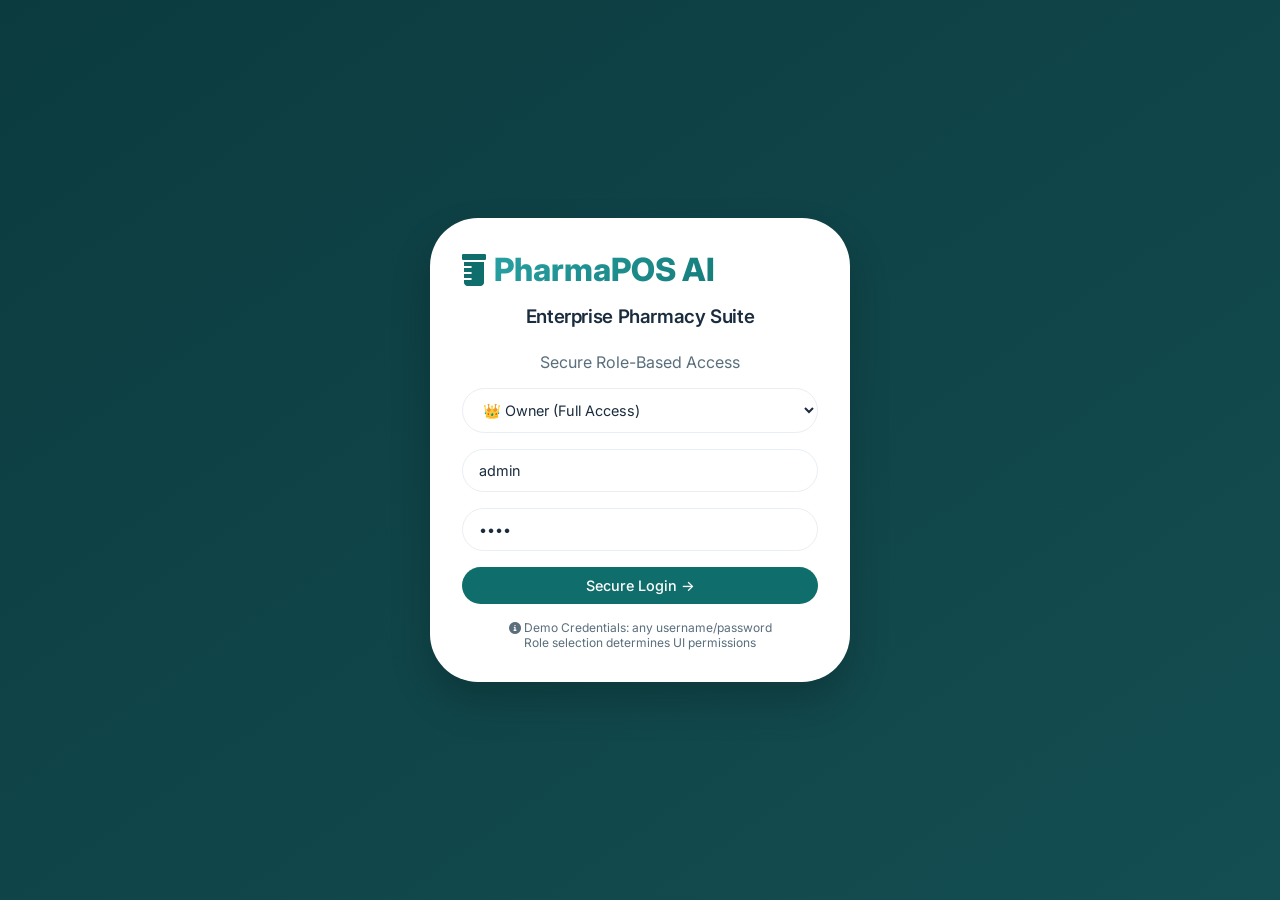
<file: index.html>
<!DOCTYPE html>
<html lang="en">
<head>
    <meta charset="UTF-8">
    <meta name="viewport" content="width=device-width, initial-scale=1.0, viewport-fit=cover">
    <title>PharmaPOS AI | Enterprise Login</title>
    <link rel="stylesheet" href="https://cdnjs.cloudflare.com/ajax/libs/font-awesome/6.0.0-beta3/css/all.min.css">
    <link href="https://fonts.googleapis.com/css2?family=Inter:opsz,wght@14..32,300;400;500;600;700;800&display=swap" rel="stylesheet">
    <link rel="stylesheet" href="css/styles.css">
    <style>
        /* Login page specific styles */
        .login-container {
            min-height: 100vh;
            background: linear-gradient(145deg, #0b3b3f, #144e52);
            display: flex;
            align-items: center;
            justify-content: center;
            padding: 1rem;
        }
        .login-card {
            background: var(--card);
            max-width: 420px;
            width: 100%;
            border-radius: 48px;
            padding: 2rem;
            text-align: center;
            box-shadow: 0 20px 40px rgba(0, 0, 0, 0.2);
        }
        .login-card .logo {
            font-size: 2rem;
            margin-bottom: 1rem;
        }
        .login-card h3 {
            margin-bottom: 1.5rem;
            color: var(--text);
        }
        .login-card input, 
        .login-card select {
            margin-bottom: 1rem;
        }
        .demo-note {
            font-size: 12px;
            margin-top: 1rem;
            color: var(--text-secondary);
        }
    </style>
</head>
<body>
    <div class="login-container">
        <div class="login-card">
            <div class="logo">
                <i class="fas fa-prescription-bottle"></i> PharmaPOS AI
            </div>
            <h3>Enterprise Pharmacy Suite</h3>
            <p style="margin-bottom: 1rem; color: var(--text-secondary);">Secure Role-Based Access</p>
            
            <select id="roleSelect">
                <option value="owner">👑 Owner (Full Access)</option>
                <option value="pharmacist">💊 Pharmacist (Inventory + Billing)</option>
                <option value="cashier">💰 Cashier (Billing Only)</option>
            </select>
            
            <input type="text" id="loginUser" placeholder="Username" value="admin">
            <input type="password" id="loginPass" placeholder="Password" value="pass">
            
            <button id="loginBtn" class="w-100" style="width: 100%;">Secure Login →</button>
            
            <p class="demo-note">
                <i class="fas fa-info-circle"></i> Demo Credentials: any username/password<br>
                Role selection determines UI permissions
            </p>
        </div>
    </div>

    <script src="js/app.js"></script>
    <script>
        /**
         * Login Handler - Authenticates user and redirects to dashboard
         * Stores user role in localStorage for persistence across pages
         */
        document.getElementById('loginBtn').addEventListener('click', function() {
            const selectedRole = document.getElementById('roleSelect').value;
            const username = document.getElementById('loginUser').value || 'User';
            
            // Store session data
            localStorage.setItem('pharmapos_user_role', selectedRole);
            localStorage.setItem('pharmapos_username', username);
            
            // Update global state
            window.currentUserRole = selectedRole;
            window.saveAppState();
            
            // Redirect to dashboard
            window.location.href = 'dashboard.html';
        });
        
        // Allow Enter key to submit
        document.addEventListener('keypress', function(e) {
            if (e.key === 'Enter') {
                document.getElementById('loginBtn').click();
            }
        });
    </script>
</body>
</html>
</file>
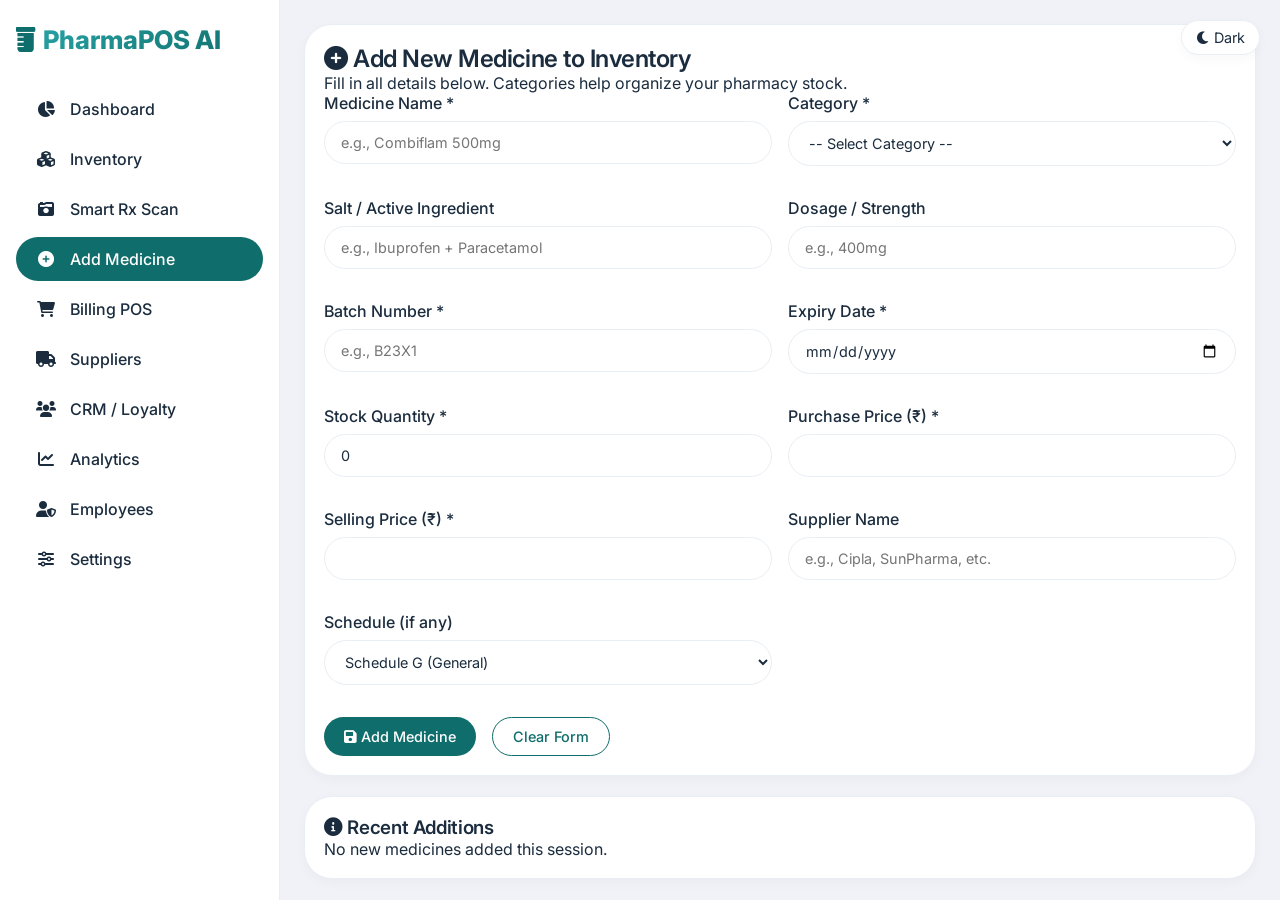
<file: add-medicine.html>
<!DOCTYPE html>
<html lang="en">
<head>
    <meta charset="UTF-8">
    <meta name="viewport" content="width=device-width, initial-scale=1.0">
    <title>Add New Medicine | PharmaPOS AI</title>
    <link rel="stylesheet" href="https://cdnjs.cloudflare.com/ajax/libs/font-awesome/6.0.0-beta3/css/all.min.css">
    <link href="https://fonts.googleapis.com/css2?family=Inter:opsz,wght@14..32,300;400;500;600;700;800&display=swap" rel="stylesheet">
    <link rel="stylesheet" href="css/styles.css">
    <style>
        .form-grid {
            display: grid;
            grid-template-columns: repeat(2, 1fr);
            gap: 1rem;
        }
        .form-group {
            margin-bottom: 1rem;
        }
        .form-group label {
            display: block;
            margin-bottom: 0.5rem;
            font-weight: 500;
        }
        @media (max-width: 600px) {
            .form-grid { grid-template-columns: 1fr; }
        }
    </style>
</head>
<body>
    <div class="app-wrapper">
        <!-- Sidebar -->
        <aside class="sidebar">
            <div class="logo"><i class="fas fa-prescription-bottle"></i> PharmaPOS AI</div>
            <nav>
                <a href="dashboard.html" class="nav-item"> <i class="fas fa-chart-pie"></i> Dashboard</a>
                <a href="inventory.html" class="nav-item">  <i class="fas fa-cubes"></i> Inventory</a>
                <a href="prescription-scanner.html" class="nav-item">  <i class="fas fa-camera-retro"></i> Smart Rx Scan</a>
                <a href="add-medicine.html" class="nav-item active"> <i class="fas fa-plus-circle"></i>  Add Medicine</a>
                <a href="billing.html" class="nav-item"> <i class="fas fa-shopping-cart"></i> Billing POS</a>
                <a href="suppliers.html" class="nav-item"> <i class="fas fa-truck"></i> Suppliers</a>
                <a href="customers.html" class="nav-item"> <i class="fas fa-users"></i> CRM / Loyalty</a>
                <a href="reports.html" class="nav-item">  <i class="fas fa-chart-line"></i> Analytics</a>
                <a href="employees.html" class="nav-item"> <i class="fas fa-user-shield"></i> Employees</a>
                <a href="settings.html" class="nav-item"> <i class="fas fa-sliders-h"></i> Settings</a>
            </nav>
        </aside>

        <main class="main-content">
            <div class="card">
                <h2><i class="fas fa-plus-circle"></i> Add New Medicine to Inventory</h2>
                <p class="text-secondary">Fill in all details below. Categories help organize your pharmacy stock.</p>
                
                <form id="addMedicineForm">
                    <div class="form-grid">
                        <div class="form-group">
                            <label>Medicine Name *</label>
                            <input type="text" id="medName" required placeholder="e.g., Combiflam 500mg">
                        </div>
                        <div class="form-group">
                            <label>Category *</label>
                            <select id="medCategory" required>
                                <option value="">-- Select Category --</option>
                                <option value="Analgesic">💊 Analgesic (Pain Relief)</option>
                                <option value="Antibiotic">🦠 Antibiotic</option>
                                <option value="Antidiabetic">🩸 Antidiabetic</option>
                                <option value="Antihypertensive">❤️ Antihypertensive (BP)</option>
                                <option value="Antihistamine">🤧 Antihistamine (Allergy)</option>
                                <option value="Antifungal">🍄 Antifungal</option>
                                <option value="Antiviral">🦠 Antiviral</option>
                                <option value="Vitamins/Supplements">💪 Vitamins & Supplements</option>
                                <option value="Gastrointestinal">🧴 Gastrointestinal (Digestion)</option>
                                <option value="Respiratory">🌬️ Respiratory (Asthma/COPD)</option>
                                <option value="Dermatological">🧴 Dermatological (Skin)</option>
                                <option value="Neurological">🧠 Neurological</option>
                                <option value="Eye/Ear Drops">👁️ Eye/Ear Preparations</option>
                            </select>
                        </div>
                        <div class="form-group">
                            <label>Salt / Active Ingredient</label>
                            <input type="text" id="medSalt" placeholder="e.g., Ibuprofen + Paracetamol">
                        </div>
                        <div class="form-group">
                            <label>Dosage / Strength</label>
                            <input type="text" id="medDosage" placeholder="e.g., 400mg">
                        </div>
                        <div class="form-group">
                            <label>Batch Number *</label>
                            <input type="text" id="medBatch" required placeholder="e.g., B23X1">
                        </div>
                        <div class="form-group">
                            <label>Expiry Date *</label>
                            <input type="date" id="medExpiry" required>
                        </div>
                        <div class="form-group">
                            <label>Stock Quantity *</label>
                            <input type="number" id="medStock" required min="0" value="0">
                        </div>
                        <div class="form-group">
                            <label>Purchase Price (₹) *</label>
                            <input type="number" id="medPurchasePrice" required step="0.01" min="0">
                        </div>
                        <div class="form-group">
                            <label>Selling Price (₹) *</label>
                            <input type="number" id="medSellingPrice" required step="0.01" min="0">
                        </div>
                        <div class="form-group">
                            <label>Supplier Name</label>
                            <input type="text" id="medSupplier" placeholder="e.g., Cipla, SunPharma, etc.">
                        </div>
                        <div class="form-group">
                            <label>Schedule (if any)</label>
                            <select id="medSchedule">
                                <option value="G">Schedule G (General)</option>
                                <option value="H">Schedule H (Prescription only)</option>
                                <option value="X">Schedule X (Narcotic)</option>
                            </select>
                        </div>
                    </div>
                    
                    <div style="display: flex; gap: 1rem; margin-top: 1rem;">
                        <button type="submit" id="submitMedicineBtn"><i class="fas fa-save"></i> Add Medicine</button>
                        <button type="reset" class="outline">Clear Form</button>
                    </div>
                </form>
            </div>

            <div class="card">
                <h3><i class="fas fa-info-circle"></i> Recent Additions</h3>
                <div id="recentAdditionsList">
                    <p>No new medicines added this session.</p>
                </div>
            </div>
        </main>

        <!-- Bottom Navigation (mobile) updated -->
        <div class="bottom-nav">
            <!-- First 5 (visible initially) -->
            <a href="dashboard.html" class="nav-icon"><i class="fas fa-chart-line"></i><span>Home</span></a>
            <a href="inventory.html" class="nav-icon"><i class="fas fa-boxes"></i><span>Stock</span></a>
            <a href="prescription-scanner.html" class="nav-icon"><i class="fas fa-camera"></i><span>Scan Rx</span></a>
            <a href="add-medicine.html" class="nav-icon active"><i class="fas fa-plus-circle"></i><span>Add Med</span></a>
            <a href="billing.html" class="nav-icon"><i class="fas fa-cash-register"></i><span>Bill</span></a>
        
            <!-- Next 5 (scroll to see) -->
            <a href="suppliers.html" class="nav-icon"><i class="fas fa-truck"></i><span>Suppliers</span></a>
            <a href="customers.html" class="nav-icon"><i class="fas fa-users"></i><span>CRM</span></a>
            <a href="reports.html" class="nav-icon"><i class="fas fa-chart-line"></i><span>Reports</span></a>
            <a href="employees.html" class="nav-icon"><i class="fas fa-user-shield"></i><span>Staff</span></a>
            <a href="settings.html" class="nav-icon"><i class="fas fa-sliders-h"></i><span>Settings</span></a>
        </div>
    </div>

    <div class="dark-toggle" id="darkModeToggle"><i class="fas fa-moon"></i> Dark</div>

    <script src="js/app.js"></script>
    <script src="js/utils.js"></script>
    <script>
        /**
         * Add Medicine Module - Allows pharmacists/owners to add new products.
         * Validates input and pushes to global medicines array with auto-generated ID.
         */
        
        let recentMedicines = []; // temporary list for display

        function displayRecentAdditions() {
            const container = document.getElementById('recentAdditionsList');
            if (recentMedicines.length === 0) {
                container.innerHTML = '<p>No new medicines added this session.</p>';
                return;
            }
            const html = recentMedicines.map(med => `
                <div style="border-bottom: 1px solid var(--border); padding: 8px 0;">
                    <strong>${med.name}</strong> (${med.category}) - Stock: ${med.stock} | ₹${med.sellingPrice}
                </div>
            `).join('');
            container.innerHTML = html;
        }

        // Generate a new unique ID for medicine
        function getNextMedicineId() {
            return Math.max(...medicines.map(m => m.id), 0) + 1;
        }

        // Handle form submission
        document.getElementById('addMedicineForm')?.addEventListener('submit', (e) => {
            e.preventDefault();
            
            // Get all values
            const name = document.getElementById('medName').value.trim();
            const category = document.getElementById('medCategory').value;
            const salt = document.getElementById('medSalt').value.trim();
            const dosage = document.getElementById('medDosage').value.trim();
            const batch = document.getElementById('medBatch').value.trim();
            const expiry = document.getElementById('medExpiry').value;
            const stock = parseInt(document.getElementById('medStock').value) || 0;
            const purchasePrice = parseFloat(document.getElementById('medPurchasePrice').value);
            const sellingPrice = parseFloat(document.getElementById('medSellingPrice').value);
            const supplier = document.getElementById('medSupplier').value.trim();
            const schedule = document.getElementById('medSchedule').value;
            
            // Validation
            if (!name) { alert('Medicine name is required'); return; }
            if (!category) { alert('Please select a category'); return; }
            if (!batch) { alert('Batch number is required'); return; }
            if (!expiry) { alert('Expiry date is required'); return; }
            if (isNaN(stock)) { alert('Stock quantity must be a number'); return; }
            if (isNaN(purchasePrice) || purchasePrice < 0) { alert('Valid purchase price required'); return; }
            if (isNaN(sellingPrice) || sellingPrice < 0) { alert('Valid selling price required'); return; }
            
            // Optional margin calculation
            const margin = sellingPrice - purchasePrice;
            
            // Create new medicine object
            const newMedicine = {
                id: getNextMedicineId(),
                name: name,
                salt: salt || "Generic",
                dosage: dosage || "N/A",
                batch: batch,
                expiry: expiry,
                stock: stock,
                purchasePrice: purchasePrice,
                sellingPrice: sellingPrice,
                supplier: supplier || "Unknown",
                margin: margin > 0 ? Math.round((margin / purchasePrice) * 100) : 0,
                schedule: schedule,
                category: category,
                interactionGroup: "General"
            };
            
            // Add to global medicines array
            medicines.push(newMedicine);
            window.saveAppState();  // persist to localStorage
            
            // Update recent list
            recentMedicines.unshift(newMedicine);
            if (recentMedicines.length > 5) recentMedicines.pop();
            displayRecentAdditions();
            
            // Show success and reset form (optional)
            alert(`✅ Medicine "${name}" added successfully!\nID: ${newMedicine.id}\nStock: ${stock} units`);
            
            // Optional: clear form except category and schedule
            document.getElementById('medName').value = '';
            document.getElementById('medSalt').value = '';
            document.getElementById('medDosage').value = '';
            document.getElementById('medBatch').value = '';
            document.getElementById('medExpiry').value = '';
            document.getElementById('medStock').value = '0';
            document.getElementById('medPurchasePrice').value = '';
            document.getElementById('medSellingPrice').value = '';
            document.getElementById('medSupplier').value = '';
            // Keep category and schedule as they are for rapid entry of similar items
        });
        
        // Initial display
        displayRecentAdditions();
    </script>
</body>
</html>
</file>
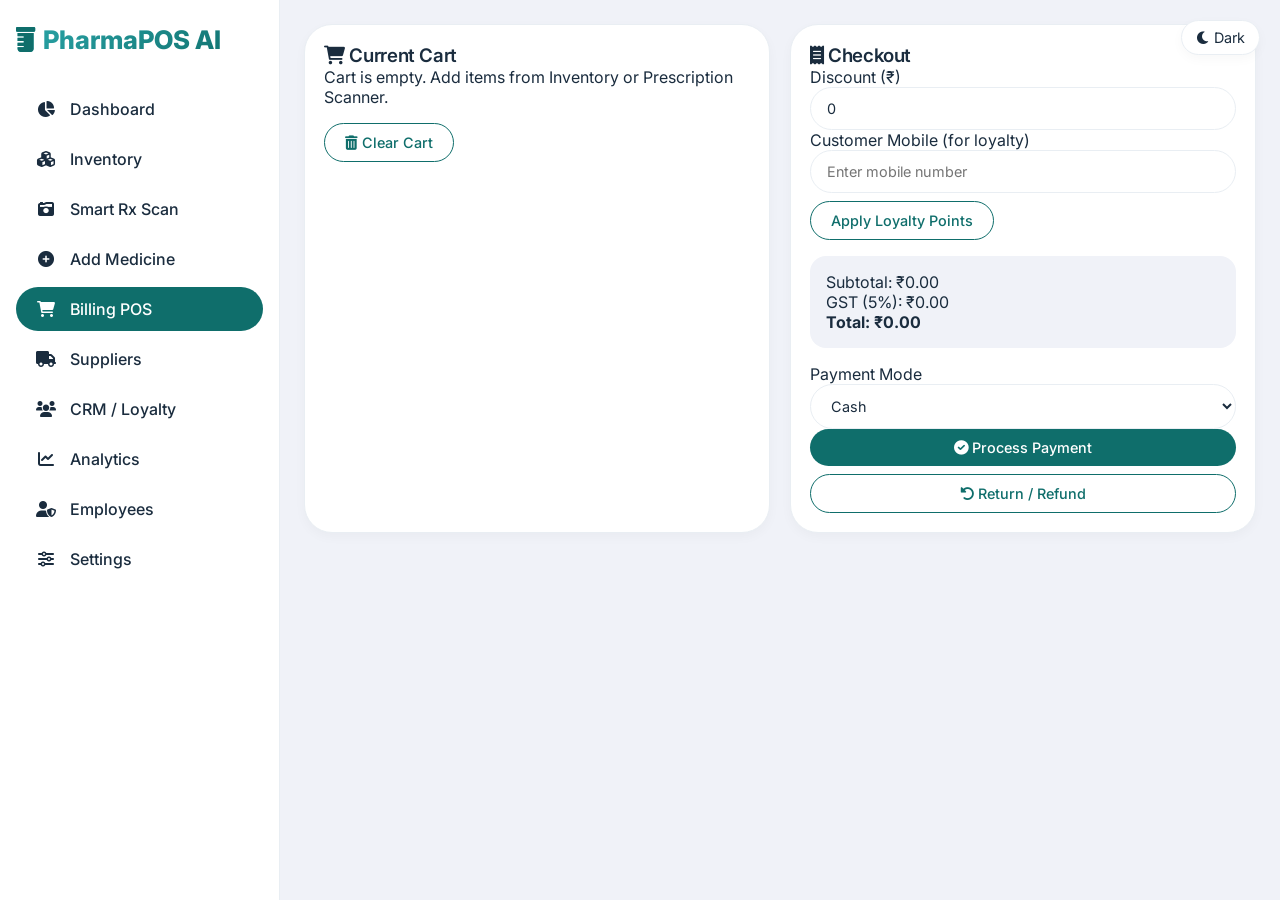
<file: billing.html>
<!DOCTYPE html>
<html lang="en">
<head>
    <meta charset="UTF-8">
    <meta name="viewport" content="width=device-width, initial-scale=1.0">
    <title>Billing POS | PharmaPOS AI</title>
    <link rel="stylesheet" href="https://cdnjs.cloudflare.com/ajax/libs/font-awesome/6.0.0-beta3/css/all.min.css">
    <link href="https://fonts.googleapis.com/css2?family=Inter:opsz,wght@14..32,300;400;500;600;700;800&display=swap" rel="stylesheet">
    <link rel="stylesheet" href="css/styles.css">
</head>
<body>
    <div class="app-wrapper">
        <aside class="sidebar">
            <div class="logo"><i class="fas fa-prescription-bottle"></i> PharmaPOS AI</div>
            <nav>
                <a href="dashboard.html" class="nav-item"> <i class="fas fa-chart-pie"></i> Dashboard</a>
                <a href="inventory.html" class="nav-item">  <i class="fas fa-cubes"></i> Inventory</a>
                <a href="prescription-scanner.html" class="nav-item">  <i class="fas fa-camera-retro"></i> Smart Rx Scan</a>
                <a href="add-medicine.html" class="nav-item"> <i class="fas fa-plus-circle"></i>  Add Medicine</a>   <!-- REMOVED active -->
                <a href="billing.html" class="nav-item active"> <i class="fas fa-shopping-cart"></i> Billing POS</a>
                <a href="suppliers.html" class="nav-item"> <i class="fas fa-truck"></i> Suppliers</a>
                <a href="customers.html" class="nav-item"> <i class="fas fa-users"></i> CRM / Loyalty</a>
                <a href="reports.html" class="nav-item"> <i class="fas fa-chart-line"></i> Analytics</a>
                <a href="employees.html" class="nav-item"> <i class="fas fa-user-shield"></i> Employees</a>
                <a href="settings.html" class="nav-item"> <i class="fas fa-sliders-h"></i> Settings</a>
            </nav>
        </aside>

        <main class="main-content">
            <div class="grid-2">
                <!-- Cart Section -->
                <div class="card">
                    <h3><i class="fas fa-shopping-cart"></i> Current Cart</h3>
                    <div id="cartItemsList">
                        <p>Cart is empty</p>
                    </div>
                    <button id="clearCartBtn" class="outline" style="margin-top: 1rem;"><i class="fas fa-trash-alt"></i> Clear Cart</button>
                </div>
                
                <!-- Billing Section -->
                <div class="card">
                    <h3><i class="fas fa-receipt"></i> Checkout</h3>
                    <div class="form-group">
                        <label>Discount (₹)</label>
                        <input type="number" id="discountInput" value="0" step="10">
                    </div>
                    <div class="form-group">
                        <label>Customer Mobile (for loyalty)</label>
                        <input type="text" id="customerMobile" list="custList" placeholder="Enter mobile number">
                        <datalist id="custList"></datalist>
                        <button id="applyLoyaltyBtn" class="outline" style="margin-top: 0.5rem;">Apply Loyalty Points</button>
                    </div>
                    <div id="totalsDisplay" style="margin: 1rem 0; padding: 1rem; background: var(--bg); border-radius: 1rem;">
                        <p>Subtotal: <span id="subtotal">₹0.00</span></p>
                        <p>GST (5%): <span id="gst">₹0.00</span></p>
                        <p><strong>Total: <span id="total">₹0.00</span></strong></p>
                    </div>
                    <div class="form-group">
                        <label>Payment Mode</label>
                        <select id="paymentMode">
                            <option value="cash">Cash</option>
                            <option value="card">Card</option>
                            <option value="upi">UPI</option>
                        </select>
                    </div>
                    <button id="processPaymentBtn" style="width: 100%;"><i class="fas fa-check-circle"></i> Process Payment</button>
                    <button id="returnRefundBtn" class="outline" style="width: 100%; margin-top: 0.5rem;"><i class="fas fa-undo-alt"></i> Return / Refund</button>
                </div>
            </div>
        </main>

        <!-- Bottom Navigation (mobile) updated -->
        <div class="bottom-nav">
            <!-- First 5 (visible initially) -->
            <a href="dashboard.html" class="nav-icon"><i class="fas fa-chart-line"></i><span>Home</span></a>
            <a href="inventory.html" class="nav-icon"><i class="fas fa-boxes"></i><span>Stock</span></a>
            <a href="prescription-scanner.html" class="nav-icon"><i class="fas fa-camera"></i><span>Scan Rx</span></a>
            <a href="add-medicine.html" class="nav-icon"><i class="fas fa-plus-circle"></i><span>Add Med</span></a>
            <a href="billing.html" class="nav-icon active"><i class="fas fa-cash-register"></i><span>Bill</span></a>
        
            <!-- Next 5 (scroll to see) -->
            <a href="suppliers.html" class="nav-icon"><i class="fas fa-truck"></i><span>Suppliers</span></a>
            <a href="customers.html" class="nav-icon"><i class="fas fa-users"></i><span>CRM</span></a>
            <a href="reports.html" class="nav-icon"><i class="fas fa-chart-line"></i><span>Reports</span></a>
            <a href="employees.html" class="nav-icon"><i class="fas fa-user-shield"></i><span>Staff</span></a>
            <a href="settings.html" class="nav-icon"><i class="fas fa-sliders-h"></i><span>Settings</span></a>
        </div>
    </div>

    <div class="dark-toggle" id="darkModeToggle"><i class="fas fa-moon"></i> Dark</div>

    <script src="js/app.js"></script>
    <script src="js/utils.js"></script>
    <script>
        /**
         * Billing Page Controller
         * Manages cart display, discount application, customer loyalty,
         * payment processing, and stock deduction.
         */
        
        let currentLoyaltyDiscount = 0;
        
        function updateCustomerList() {
            const datalist = document.getElementById('custList');
            datalist.innerHTML = customersList.map(c => `<option value="${c.mobile}">${c.name} - ${c.mobile}</option>`).join('');
        }
        
        function renderCart() {
            const cartContainer = document.getElementById('cartItemsList');
            if (!cart || cart.length === 0) {
                cartContainer.innerHTML = '<p>Cart is empty. Add items from Inventory or Prescription Scanner.</p>';
                updateTotals();
                return;
            }
            
            const cartHtml = cart.map((item, idx) => `
                <div style="display: flex; justify-content: space-between; align-items: center; padding: 10px 0; border-bottom: 1px solid var(--border);">
                    <div>
                        <strong>${item.name}</strong><br>
                        <small>Qty: ${item.qty} × ${formatCurrency(item.price)}</small>
                    </div>
                    <div>
                        <span>${formatCurrency(item.price * item.qty)}</span>
                        <button onclick="window.updateCartQty(${idx}, -1)" class="btn-sm" style="margin-left: 8px;">-</button>
                        <button onclick="window.updateCartQty(${idx}, 1)" class="btn-sm">+</button>
                        <button onclick="window.removeCartItem(${idx})" class="btn-sm danger" style="background: var(--danger);">✕</button>
                    </div>
                </div>
            `).join('');
            
            cartContainer.innerHTML = cartHtml;
            updateTotals();
        }
        
        function updateTotals() {
            const discount = parseFloat(document.getElementById('discountInput')?.value) || 0;
            const totals = calculateCartTotals(cart, discount + currentLoyaltyDiscount);
            
            document.getElementById('subtotal').innerHTML = formatCurrency(totals.subtotal);
            document.getElementById('gst').innerHTML = formatCurrency(totals.gst);
            document.getElementById('total').innerHTML = formatCurrency(totals.total);
        }
        
        async function processPayment() {
            if (cart.length === 0) {
                alert('Cart is empty. Add items before checkout.');
                return;
            }
            
            const discount = parseFloat(document.getElementById('discountInput').value) || 0;
            const totalDiscount = discount + currentLoyaltyDiscount;
            const totals = calculateCartTotals(cart, totalDiscount);
            const paymentMode = document.getElementById('paymentMode').value;
            
            // Deduct stock
            for (const item of cart) {
                const med = medicines.find(m => m.id === item.id);
                if (med) {
                    med.stock -= item.qty;
                    if (med.stock < 0) med.stock = 0;
                }
            }
            
            // Update customer spending & loyalty points
            if (selectedCustomer) {
                selectedCustomer.totalSpent += totals.subtotal;
                selectedCustomer.loyaltyPoints += Math.floor(totals.subtotal / 100); // 1 point per ₹100
                selectedCustomer.lastPurchase = new Date().toISOString().split('T')[0];
            }
            
            alert(`✅ Payment successful!\nAmount: ${formatCurrency(totals.total)}\nMode: ${paymentMode.toUpperCase()}\n\nStock has been updated.`);
            
            // Clear cart and reset
            window.clearCart();
            currentLoyaltyDiscount = 0;
            selectedCustomer = null;
            document.getElementById('discountInput').value = 0;
            document.getElementById('customerMobile').value = '';
            renderCart();
            updateCustomerList();
            
            // Save state
            window.saveAppState();
        }
        
        // Apply loyalty points
        document.getElementById('applyLoyaltyBtn')?.addEventListener('click', () => {
            const mobile = document.getElementById('customerMobile').value;
            const customer = customersList.find(c => c.mobile === mobile);
            
            if (customer) {
                selectedCustomer = customer;
                const maxDiscount = Math.min(customer.loyaltyPoints, calculateCartTotals(cart, 0).subtotal * 0.1);
                currentLoyaltyDiscount = maxDiscount;
                document.getElementById('discountInput').value = currentLoyaltyDiscount;
                alert(`Loyalty customer: ${customer.name}\nPoints: ${customer.loyaltyPoints}\nDiscount applied: ${formatCurrency(currentLoyaltyDiscount)}`);
                updateTotals();
            } else {
                alert('Customer not found. Register them in CRM page.');
            }
        });
        
        document.getElementById('discountInput')?.addEventListener('input', updateTotals);
        document.getElementById('processPaymentBtn')?.addEventListener('click', processPayment);
        document.getElementById('clearCartBtn')?.addEventListener('click', () => {
            if (confirm('Clear entire cart?')) {
                window.clearCart();
                renderCart();
            }
        });
        document.getElementById('returnRefundBtn')?.addEventListener('click', () => {
            alert('Return/Refund workflow: Select item from past sales to process return.');
        });
        
        // Initial load
        updateCustomerList();
        renderCart();
        
        // Listen for cart updates from other pages
        window.addEventListener('cart-updated', renderCart);
    </script>
</body>
</html>
</file>
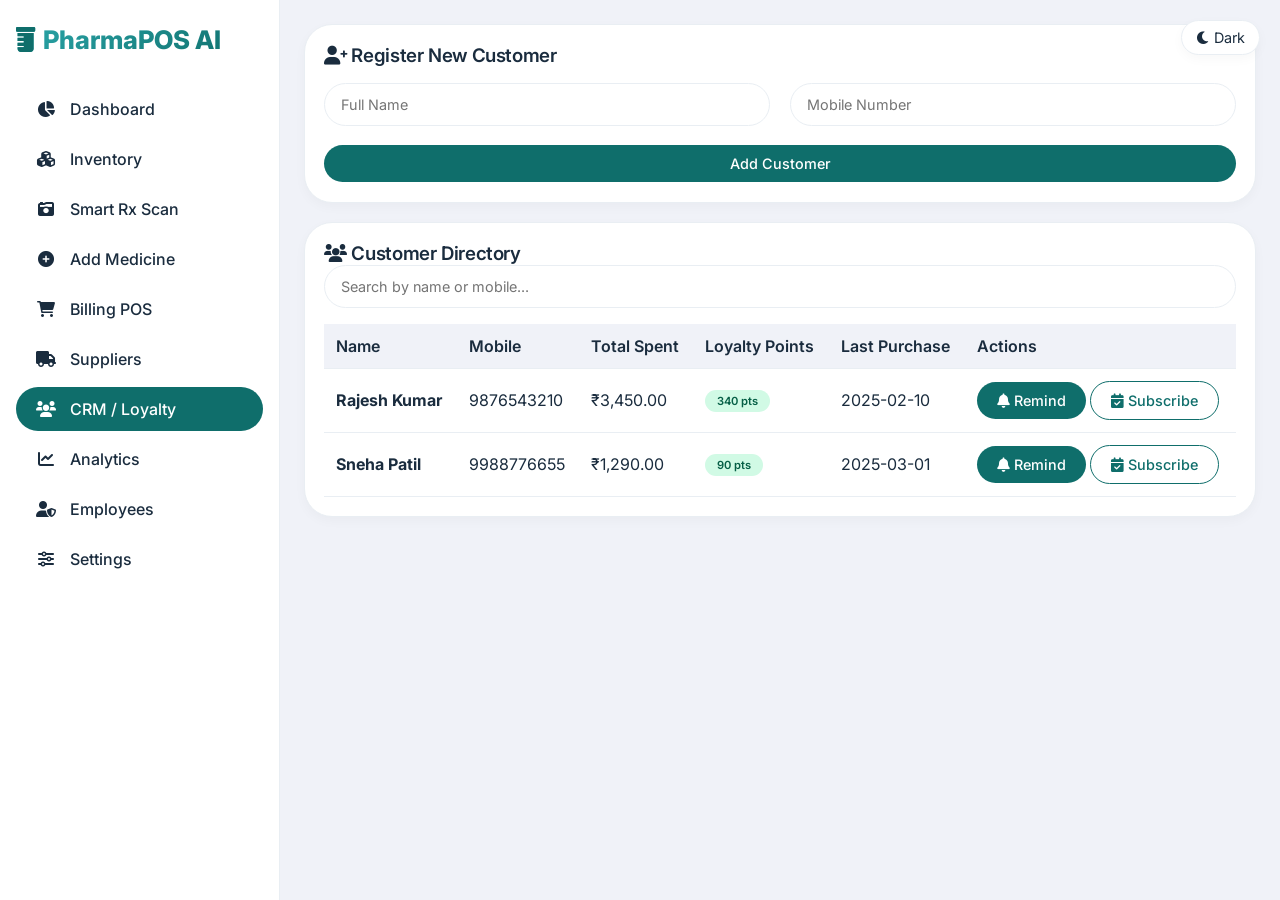
<file: customers.html>
<!DOCTYPE html>
<html lang="en">
<head>
    <meta charset="UTF-8">
    <meta name="viewport" content="width=device-width, initial-scale=1.0">
    <title>Customer CRM | PharmaPOS AI</title>
    <link rel="stylesheet" href="https://cdnjs.cloudflare.com/ajax/libs/font-awesome/6.0.0-beta3/css/all.min.css">
    <link href="https://fonts.googleapis.com/css2?family=Inter:opsz,wght@14..32,300;400;500;600;700;800&display=swap" rel="stylesheet">
    <link rel="stylesheet" href="css/styles.css">
</head>
<body>
    <div class="app-wrapper">
        <!-- Sidebar -->
        <aside class="sidebar">
            <div class="logo"><i class="fas fa-prescription-bottle"></i> PharmaPOS AI</div>
            <nav>
                <a href="dashboard.html" class="nav-item"> <i class="fas fa-chart-pie"></i> Dashboard</a>
                <a href="inventory.html" class="nav-item"> <i class="fas fa-cubes"></i> Inventory</a>
                <a href="prescription-scanner.html" class="nav-item"> <i class="fas fa-camera-retro"></i> Smart Rx Scan</a>
                <a href="add-medicine.html" class="nav-item"> <i class="fas fa-plus-circle"></i>  Add Medicine</a>
                <a href="billing.html" class="nav-item"> <i class="fas fa-shopping-cart"></i>  Billing POS</a>
                <a href="suppliers.html" class="nav-item"> <i class="fas fa-truck"></i> Suppliers</a>
                <a href="customers.html" class="nav-item active"> <i class="fas fa-users"></i> CRM / Loyalty</a>
                <a href="reports.html" class="nav-item"> <i class="fas fa-chart-line"></i> Analytics</a>
                <a href="employees.html" class="nav-item"> <i class="fas fa-user-shield"></i> Employees</a>
                <a href="settings.html" class="nav-item"> <i class="fas fa-sliders-h"></i> Settings</a>
            </nav>
        </aside>

        <main class="main-content">
            <div class="card">
                <h3><i class="fas fa-user-plus"></i> Register New Customer</h3>
                <div class="grid-2" style="margin-top: 1rem;">
                    <input type="text" id="newCustName" placeholder="Full Name">
                    <input type="text" id="newCustMobile" placeholder="Mobile Number">
                    <button id="registerCustBtn" style="grid-column: span 2;">Add Customer</button>
                </div>
            </div>

            <div class="card">
                <h3><i class="fas fa-users"></i> Customer Directory</h3>
                <div class="search-bar">
                    <input type="text" id="customerSearch" placeholder="Search by name or mobile...">
                </div>
                <div style="overflow-x: auto;">
                    <table class="data-table" id="customerTable">
                        <thead>
                            <tr><th>Name</th><th>Mobile</th><th>Total Spent</th><th>Loyalty Points</th><th>Last Purchase</th><th>Actions</th></tr>
                        </thead>
                        <tbody id="customerTableBody"></tbody>
                    </table>
                </div>
            </div>
        </main>

      <!-- Bottom Navigation (mobile) updated -->
      <div class="bottom-nav">
        <!-- First 5 (visible initially) -->
        <a href="dashboard.html" class="nav-icon"><i class="fas fa-chart-line"></i><span>Home</span></a>
        <a href="inventory.html" class="nav-icon"><i class="fas fa-boxes"></i><span>Stock</span></a>
        <a href="prescription-scanner.html" class="nav-icon"><i class="fas fa-camera"></i><span>Scan Rx</span></a>
        <a href="add-medicine.html" class="nav-icon"><i class="fas fa-plus-circle"></i><span>Add Med</span></a>
        <a href="billing.html" class="nav-icon"><i class="fas fa-cash-register"></i><span>Bill</span></a>
    
        <!-- Next 5 (scroll to see) -->
        <a href="suppliers.html" class="nav-icon"><i class="fas fa-truck"></i><span>Suppliers</span></a>
        <a href="customers.html" class="nav-icon active"><i class="fas fa-users"></i><span>CRM</span></a>
        <a href="reports.html" class="nav-icon"><i class="fas fa-chart-line"></i><span>Reports</span></a>
        <a href="employees.html" class="nav-icon"><i class="fas fa-user-shield"></i><span>Staff</span></a>
        <a href="settings.html" class="nav-icon"><i class="fas fa-sliders-h"></i><span>Settings</span></a>
    </div>
    </div>

    <div class="dark-toggle" id="darkModeToggle"><i class="fas fa-moon"></i> Dark</div>

    <script src="js/app.js"></script>
    <script src="js/utils.js"></script>
    <script>
        /**
         * Customer CRM Module
         * Manages customer database, loyalty points, refill reminders, subscriptions.
         */

        let currentSearchTerm = '';

        function renderCustomerTable() {
            const filtered = currentSearchTerm
                ? customersList.filter(c => 
                    c.name.toLowerCase().includes(currentSearchTerm) ||
                    c.mobile.includes(currentSearchTerm)
                  )
                : customersList;

            const html = filtered.map(c => `
                <tr>
                    <td><strong>${c.name}</strong></td>
                    <td>${c.mobile}</td>
                    <td>${formatCurrency(c.totalSpent)}</td>
                    <td><span class="badge badge-success">${c.loyaltyPoints} pts</span></td>
                    <td>${c.lastPurchase || 'Never'}</td>
                    <td>
                        <button class="btn-sm" onclick="sendRefillReminder('${c.name}', '${c.mobile}')"><i class="fas fa-bell"></i> Remind</button>
                        <button class="btn-sm outline" onclick="addSubscription('${c.name}')"><i class="fas fa-calendar-check"></i> Subscribe</button>
                    </td>
                </tr>
            `).join('');

            document.getElementById('customerTableBody').innerHTML = html || '<tr><td colspan="6">No customers found</td></tr>';
        }

        // Register new customer
        document.getElementById('registerCustBtn')?.addEventListener('click', () => {
            const name = document.getElementById('newCustName').value.trim();
            const mobile = document.getElementById('newCustMobile').value.trim();

            if (!name || !mobile) {
                alert('Please enter both name and mobile number.');
                return;
            }

            if (customersList.some(c => c.mobile === mobile)) {
                alert('Customer with this mobile already exists.');
                return;
            }

            const newId = Math.max(...customersList.map(c => c.id), 0) + 1;
            customersList.push({
                id: newId,
                name: name,
                mobile: mobile,
                totalSpent: 0,
                loyaltyPoints: 0,
                lastPurchase: null,
                medSubscription: null
            });

            window.saveAppState();
            document.getElementById('newCustName').value = '';
            document.getElementById('newCustMobile').value = '';
            renderCustomerTable();
            alert(`Customer ${name} added successfully!`);
        });

        // Search filter
        document.getElementById('customerSearch')?.addEventListener('input', (e) => {
            currentSearchTerm = e.target.value.toLowerCase();
            renderCustomerTable();
        });

        // Global functions for inline buttons
        window.sendRefillReminder = (name, mobile) => {
            // Simulate SMS/WhatsApp reminder
            alert(`📱 Reminder sent to ${name} (${mobile}): "Your medicine refill is due. Visit us for loyalty points!"`);
        };

        window.addSubscription = (name) => {
            const med = prompt(`Enter medicine name for ${name}'s monthly subscription:`);
            if (med) {
                const customer = customersList.find(c => c.name === name);
                if (customer) {
                    customer.medSubscription = med;
                    window.saveAppState();
                    alert(`Subscription set: ${name} will receive ${med} every month.`);
                }
            }
        };

        // Initial render
        renderCustomerTable();
    </script>
</body>
</html>
</file>
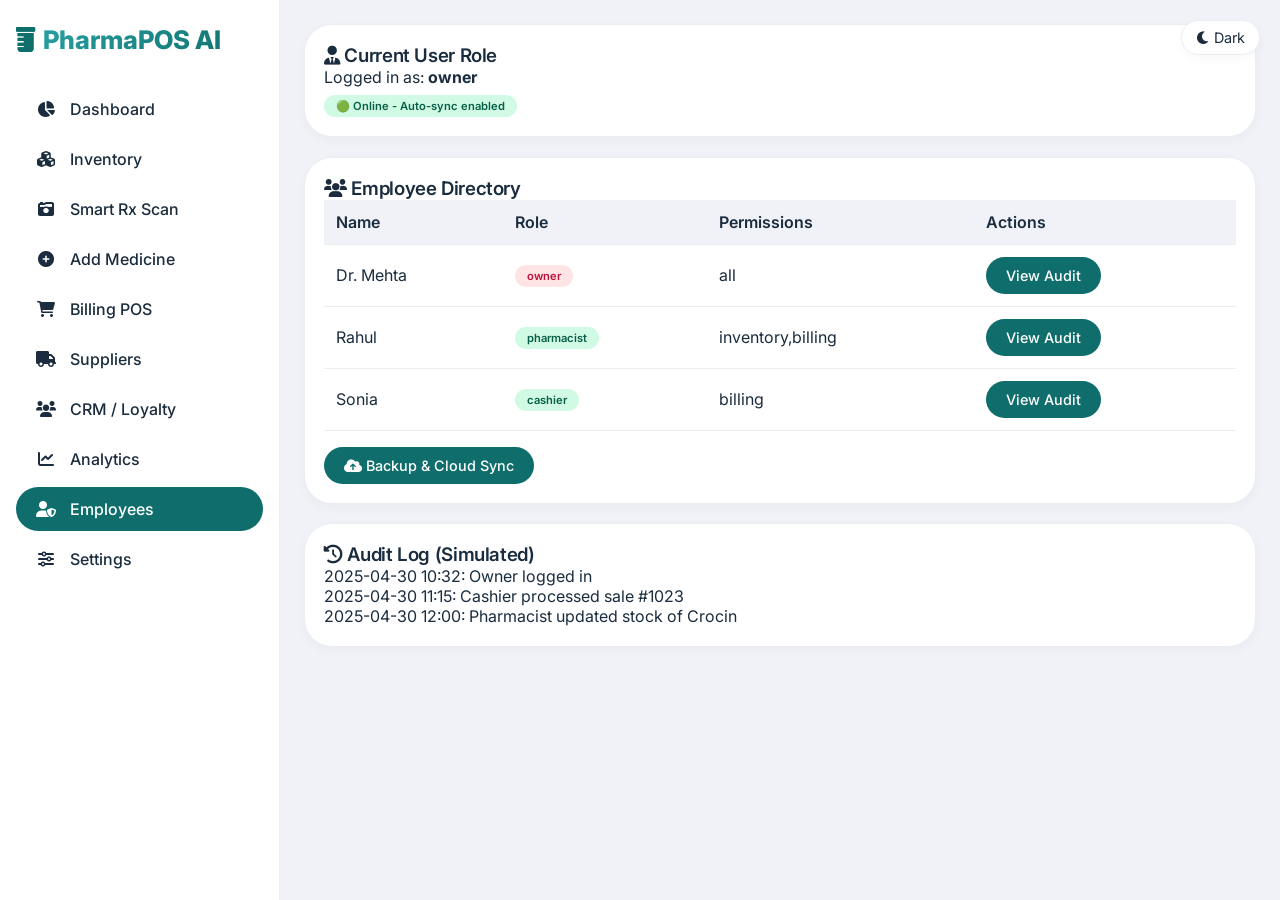
<file: employees.html>
<!DOCTYPE html>
<html lang="en">
<head>
    <meta charset="UTF-8">
    <meta name="viewport" content="width=device-width, initial-scale=1.0">
    <title>Employee Management | PharmaPOS AI</title>
    <link rel="stylesheet" href="https://cdnjs.cloudflare.com/ajax/libs/font-awesome/6.0.0-beta3/css/all.min.css">
    <link href="https://fonts.googleapis.com/css2?family=Inter:opsz,wght@14..32,300;400;500;600;700;800&display=swap" rel="stylesheet">
    <link rel="stylesheet" href="css/styles.css">
</head>
<body>
    <div class="app-wrapper">
        <aside class="sidebar">
            <div class="logo"><i class="fas fa-prescription-bottle"></i> PharmaPOS AI</div>
            <nav>
                <a href="dashboard.html" class="nav-item"> <i class="fas fa-chart-pie"></i>  Dashboard</a>
                <a href="inventory.html" class="nav-item"> <i class="fas fa-cubes"></i>  Inventory</a>
                <a href="prescription-scanner.html" class="nav-item"> <i class="fas fa-camera-retro"></i> Smart Rx Scan</a>
                <a href="add-medicine.html" class="nav-item">  <i class="fas fa-plus-circle"></i>   Add Medicine</a>
                <a href="billing.html" class="nav-item"> <i class="fas fa-shopping-cart"></i> Billing POS</a>
                <a href="suppliers.html" class="nav-item"> <i class="fas fa-truck"></i>  Suppliers</a>
                <a href="customers.html" class="nav-item"> <i class="fas fa-users"></i> CRM / Loyalty</a>
                <a href="reports.html" class="nav-item"> <i class="fas fa-chart-line"></i>  Analytics</a>
                <a href="employees.html" class="nav-item active"> <i class="fas fa-user-shield"></i>  Employees</a>
                <a href="settings.html" class="nav-item"> <i class="fas fa-sliders-h"></i>   Settings</a>
            </nav>
        </aside>

        <main class="main-content">
            <div class="card">
                <h3><i class="fas fa-user-tie"></i> Current User Role</h3>
                <p>Logged in as: <strong id="currentUserRoleDisplay"></strong></p>
                <div id="offlineStatus" class="badge" style="margin-top: 8px;"></div>
            </div>

            <div class="card">
                <h3><i class="fas fa-users"></i> Employee Directory</h3>
                <div style="overflow-x: auto;">
                    <table class="data-table">
                        <thead><tr><th>Name</th><th>Role</th><th>Permissions</th><th>Actions</th></tr></thead>
                        <tbody id="employeeTableBody"></tbody>
                    </table>
                </div>
                <button id="backupCloudBtn" style="margin-top: 1rem;"><i class="fas fa-cloud-upload-alt"></i> Backup & Cloud Sync</button>
            </div>

            <div class="card">
                <h3><i class="fas fa-history"></i> Audit Log (Simulated)</h3>
                <div id="auditLogContainer">
                    <p>2025-04-30 10:32: Owner logged in<br>
                    2025-04-30 11:15: Cashier processed sale #1023<br>
                    2025-04-30 12:00: Pharmacist updated stock of Crocin</p>
                </div>
            </div>
        </main>

        <!-- Bottom Navigation (mobile) updated -->
        <div class="bottom-nav">
            <!-- First 5 (visible initially) -->
            <a href="dashboard.html" class="nav-icon"><i class="fas fa-chart-line"></i><span>Home</span></a>
            <a href="inventory.html" class="nav-icon"><i class="fas fa-boxes"></i><span>Stock</span></a>
            <a href="prescription-scanner.html" class="nav-icon"><i class="fas fa-camera"></i><span>Scan Rx</span></a>
            <a href="add-medicine.html" class="nav-icon"><i class="fas fa-plus-circle"></i><span>Add Med</span></a>
            <a href="billing.html" class="nav-icon"><i class="fas fa-cash-register"></i><span>Bill</span></a>
        
            <!-- Next 5 (scroll to see) -->
            <a href="suppliers.html" class="nav-icon"><i class="fas fa-truck"></i><span>Suppliers</span></a>
            <a href="customers.html" class="nav-icon"><i class="fas fa-users"></i><span>CRM</span></a>
            <a href="reports.html" class="nav-icon"><i class="fas fa-chart-line"></i><span>Reports</span></a>
            <a href="employees.html" class="nav-icon active"><i class="fas fa-user-shield"></i><span>Staff</span></a>
            <a href="settings.html" class="nav-icon"><i class="fas fa-sliders-h"></i><span>Settings</span></a>
        </div>
    </div>

    <div class="dark-toggle" id="darkModeToggle"><i class="fas fa-moon"></i> Dark</div>

    <script src="js/app.js"></script>
    <script src="js/utils.js"></script>
    <script>
        /**
         * Employee Management & RBAC Module
         * Shows employee list, role-based restrictions, audit trail simulation.
         */

        function renderEmployeeTable() {
            const html = employees.map(emp => `
                <tr>
                    <td>${emp.name}</td>
                    <td><span class="badge ${emp.role === 'owner' ? 'badge-danger' : 'badge-success'}">${emp.role}</span></td>
                    <td>${emp.permissions || 'restricted'}</td>
                    <td><button class="btn-sm" onclick="viewAudit('${emp.name}')">View Audit</button></td>
                </tr>
            `).join('');
            document.getElementById('employeeTableBody').innerHTML = html;
        }

        window.viewAudit = (name) => {
            alert(`Audit log for ${name}:\n- Last login: today 09:30 AM\n- Actions: Inventory updates, Billing (5 transactions)`);
        };

        document.getElementById('backupCloudBtn')?.addEventListener('click', () => {
            alert('☁️ Cloud backup initiated. All data (inventory, customers, employees) saved to secure server. (Demo simulation)');
            window.saveAppState(); // ensure local state is fresh
        });

        // Display current user role and offline mode status
        function updateUserInfo() {
            const roleSpan = document.getElementById('currentUserRoleDisplay');
            if (roleSpan) roleSpan.innerText = window.currentUserRole || localStorage.getItem('pharmapos_user_role') || 'owner';
            const offlineSpan = document.getElementById('offlineStatus');
            if (offlineSpan) {
                offlineSpan.innerText = window.offlineMode ? '📴 Offline Mode - Local only' : '🟢 Online - Auto-sync enabled';
                offlineSpan.className = window.offlineMode ? 'badge badge-warning' : 'badge badge-success';
            }
        }

        renderEmployeeTable();
        updateUserInfo();
    </script>
</body>
</html>
</file>
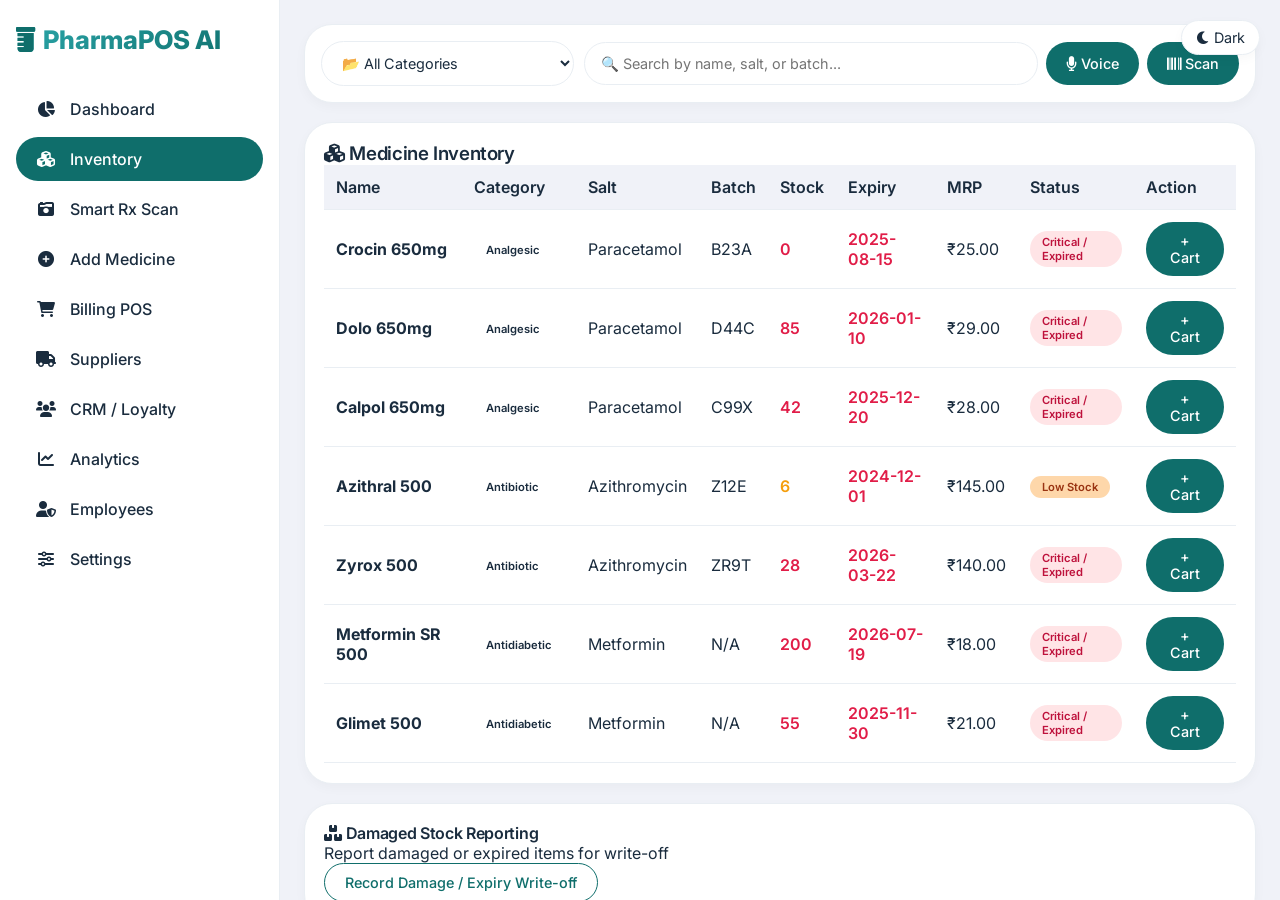
<file: inventory.html>
<!DOCTYPE html>
<html lang="en">
<head>
    <meta charset="UTF-8">
    <meta name="viewport" content="width=device-width, initial-scale=1.0">
    <title>Inventory Management | PharmaPOS AI</title>
    <link rel="stylesheet" href="https://cdnjs.cloudflare.com/ajax/libs/font-awesome/6.0.0-beta3/css/all.min.css">
    <link href="https://fonts.googleapis.com/css2?family=Inter:opsz,wght@14..32,300;400;500;600;700;800&display=swap" rel="stylesheet">
    <link rel="stylesheet" href="css/styles.css">
</head>
<body>
    <div class="app-wrapper">
        <!-- Sidebar (fixed active class) -->
        <aside class="sidebar">
            <div class="logo"><i class="fas fa-prescription-bottle"></i> PharmaPOS AI</div>
            <nav>
                <a href="dashboard.html" class="nav-item"> <i class="fas fa-chart-pie"></i> Dashboard</a>
                <a href="inventory.html" class="nav-item active"> <i class="fas fa-cubes"></i> Inventory</a>
                <a href="prescription-scanner.html" class="nav-item">  <i class="fas fa-camera-retro"></i> Smart Rx Scan</a>
                <a href="add-medicine.html" class="nav-item"> <i class="fas fa-plus-circle"></i>  Add Medicine</a>
                <a href="billing.html" class="nav-item"> <i class="fas fa-shopping-cart"></i> Billing POS</a>
                <a href="suppliers.html" class="nav-item"> <i class="fas fa-truck"></i> Suppliers</a>
                <a href="customers.html" class="nav-item">  <i class="fas fa-users"></i> CRM / Loyalty</a>
                <a href="reports.html" class="nav-item"> <i class="fas fa-chart-line"></i> Analytics</a>
                <a href="employees.html" class="nav-item"> <i class="fas fa-user-shield"></i> Employees</a>
                <a href="settings.html" class="nav-item"> <i class="fas fa-sliders-h"></i> Settings</a> 
            </nav>
        </aside>

        <main class="main-content">
            <!-- Search + Category Filter Row -->
            <div class="card" style="padding: 1rem;">
                <div style="display: flex; gap: 10px; flex-wrap: wrap; align-items: center;">
                    <select id="categoryFilter" style="flex: 1; min-width: 150px;">
                        <option value="">📂 All Categories</option>
                        <option value="Analgesic">💊 Analgesic (Pain Relief)</option>
                        <option value="Antibiotic">🦠 Antibiotic</option>
                        <option value="Antidiabetic">🩸 Antidiabetic</option>
                        <option value="Antihypertensive">❤️ Antihypertensive</option>
                        <option value="Antihistamine">🤧 Antihistamine</option>
                        <option value="Antifungal">🍄 Antifungal</option>
                        <option value="Antiviral">🦠 Antiviral</option>
                        <option value="Vitamins/Supplements">💪 Vitamins & Supplements</option>
                        <option value="Gastrointestinal">🧴 Gastrointestinal</option>
                        <option value="Respiratory">🌬️ Respiratory</option>
                        <option value="Dermatological">🧴 Dermatological</option>
                        <option value="Neurological">🧠 Neurological</option>
                        <option value="Eye/Ear Drops">👁️ Eye/Ear Drops</option>
                    </select>
                    <div class="search-bar" style="flex: 3; margin-bottom: 0;">
                        <input type="text" id="searchInventory" placeholder="🔍 Search by name, salt, or batch...">
                        <button id="voiceSearchBtn"><i class="fas fa-microphone"></i> Voice</button>
                        <button id="barcodeScanBtn"><i class="fas fa-barcode"></i> Scan</button>
                    </div>
                </div>
            </div>
            
            <div class="card">
                <h3><i class="fas fa-cubes"></i> Medicine Inventory</h3>
                <div style="overflow-x: auto;">
                    <table class="data-table" id="inventoryTable">
                        <thead>
                            <tr><th>Name</th><th>Category</th><th>Salt</th><th>Batch</th><th>Stock</th><th>Expiry</th><th>MRP</th><th>Status</th><th>Action</th></tr>
                        </thead>
                        <tbody id="inventoryBody"></tbody>
                    </table>
                </div>
            </div>
            
            <div class="card">
                <h4><i class="fas fa-boxes"></i> Damaged Stock Reporting</h4>
                <p>Report damaged or expired items for write-off</p>
                <button id="reportDamageBtn" class="outline">Record Damage / Expiry Write-off</button>
            </div>
        </main>

        <!-- Bottom Navigation (mobile) updated -->
<div class="bottom-nav">
    <!-- First 5 (visible initially) -->
    <a href="dashboard.html" class="nav-icon"><i class="fas fa-chart-line"></i><span>Home</span></a>
    <a href="inventory.html" class="nav-icon active"><i class="fas fa-boxes"></i><span>Stock</span></a>   <!-- active added here -->
    <a href="prescription-scanner.html" class="nav-icon"><i class="fas fa-camera"></i><span>Scan Rx</span></a>
    <a href="add-medicine.html" class="nav-icon"><i class="fas fa-plus-circle"></i><span>Add Med</span></a>
    <a href="billing.html" class="nav-icon"><i class="fas fa-cash-register"></i><span>Bill</span></a>

    <!-- Next 5 (scroll to see) -->
    <a href="suppliers.html" class="nav-icon"><i class="fas fa-truck"></i><span>Suppliers</span></a>
    <a href="customers.html" class="nav-icon"><i class="fas fa-users"></i><span>CRM</span></a>
    <a href="reports.html" class="nav-icon"><i class="fas fa-chart-line"></i><span>Reports</span></a>
    <a href="employees.html" class="nav-icon"><i class="fas fa-user-shield"></i><span>Staff</span></a>
    <a href="settings.html" class="nav-icon"><i class="fas fa-sliders-h"></i><span>Settings</span></a>
</div>
    </div>

    <div class="dark-toggle" id="darkModeToggle"><i class="fas fa-moon"></i> Dark</div>

    <script src="js/app.js"></script>
    <script src="js/utils.js"></script>
    <script>
        /**
         * Inventory Page Controller with Category Filter
         */
        
        let currentSearchTerm = '';
        let currentCategory = '';
        
        function renderInventoryTable() {
            // Apply both filters: search term and category
            const filtered = medicines.filter(med => {
                const matchesSearch = !currentSearchTerm || 
                    med.name.toLowerCase().includes(currentSearchTerm) ||
                    (med.salt && med.salt.toLowerCase().includes(currentSearchTerm)) ||
                    (med.batch && med.batch.toLowerCase().includes(currentSearchTerm));
                const matchesCategory = !currentCategory || med.category === currentCategory;
                return matchesSearch && matchesCategory;
            });
            
            const html = filtered.map(med => {
                const statusClass = getStockStatusClass(med.stock, med.expiry);
                const expiryClass = isExpired(med.expiry) ? 'stock-red' : '';
                let statusText = getStockStatus(med.stock, med.expiry);
                if (statusText === 'green') statusText = 'In Stock';
                else if (statusText === 'orange') statusText = 'Low Stock';
                else statusText = 'Critical / Expired';
                
                return `
                    <tr>
                        <td><strong>${med.name}</strong></td>
                        <td><span class="badge">${med.category || 'General'}</span></td>
                        <td>${med.salt || '-'}</td>
                        <td>${med.batch || 'N/A'}</td>
                        <td class="${statusClass}">${med.stock}</td>
                        <td class="${expiryClass}">${med.expiry}</td>
                        <td>${formatCurrency(med.sellingPrice)}</td>
                        <td><span class="badge ${statusClass === 'stock-red' ? 'badge-danger' : (statusClass === 'stock-orange' ? 'badge-warning' : 'badge-success')}">${statusText}</span></td>
                        <td><button class="btn-sm" onclick="window.addToCartDirect(${med.id}, 1); alert('Added to cart. Go to Billing page.')">+ Cart</button></td>
                    </tr>
                `;
            }).join('');
            
            document.getElementById('inventoryBody').innerHTML = html || '<tr><td colspan="9">No medicines found</td></tr>';
        }
        
        // Search input handler
        const searchInput = document.getElementById('searchInventory');
        if (searchInput) {
            searchInput.addEventListener('input', (e) => {
                currentSearchTerm = e.target.value.toLowerCase();
                renderInventoryTable();
            });
        }
        
        // Category filter dropdown
        const categorySelect = document.getElementById('categoryFilter');
        if (categorySelect) {
            categorySelect.addEventListener('change', (e) => {
                currentCategory = e.target.value;
                renderInventoryTable();
            });
        }
        
        // Voice search simulation
        document.getElementById('voiceSearchBtn')?.addEventListener('click', () => {
            alert('🎤 Voice recognition: Say medicine name (e.g., "Crocin")');
            // In production, integrate Web Speech API here
        });
        
        // Barcode scan simulation (sets search box and filter)
        document.getElementById('barcodeScanBtn')?.addEventListener('click', () => {
            const demoBarcode = 'crocin';
            if (searchInput) searchInput.value = demoBarcode;
            currentSearchTerm = demoBarcode;
            renderInventoryTable();
            alert(`📷 Barcode scanned: ${demoBarcode}`);
        });
        
        // Damage reporting
        document.getElementById('reportDamageBtn')?.addEventListener('click', () => {
            const medName = prompt('Enter medicine name for damaged stock:');
            if (medName) {
                alert(`Damage reported for ${medName}. Stock adjustment pending approval.`);
            }
        });
        
        // Initial render
        renderInventoryTable();
        
        // Refresh when medicines are updated (e.g., after adding a new medicine)
        window.addEventListener('storage', () => {
            // Reload from localStorage (app.js syncs automatically, but re-render)
            renderInventoryTable();
        });
        // Also listen for custom event if we trigger from other pages
        window.addEventListener('cart-updated', () => {});
    </script>
</body>
</html>
</file>
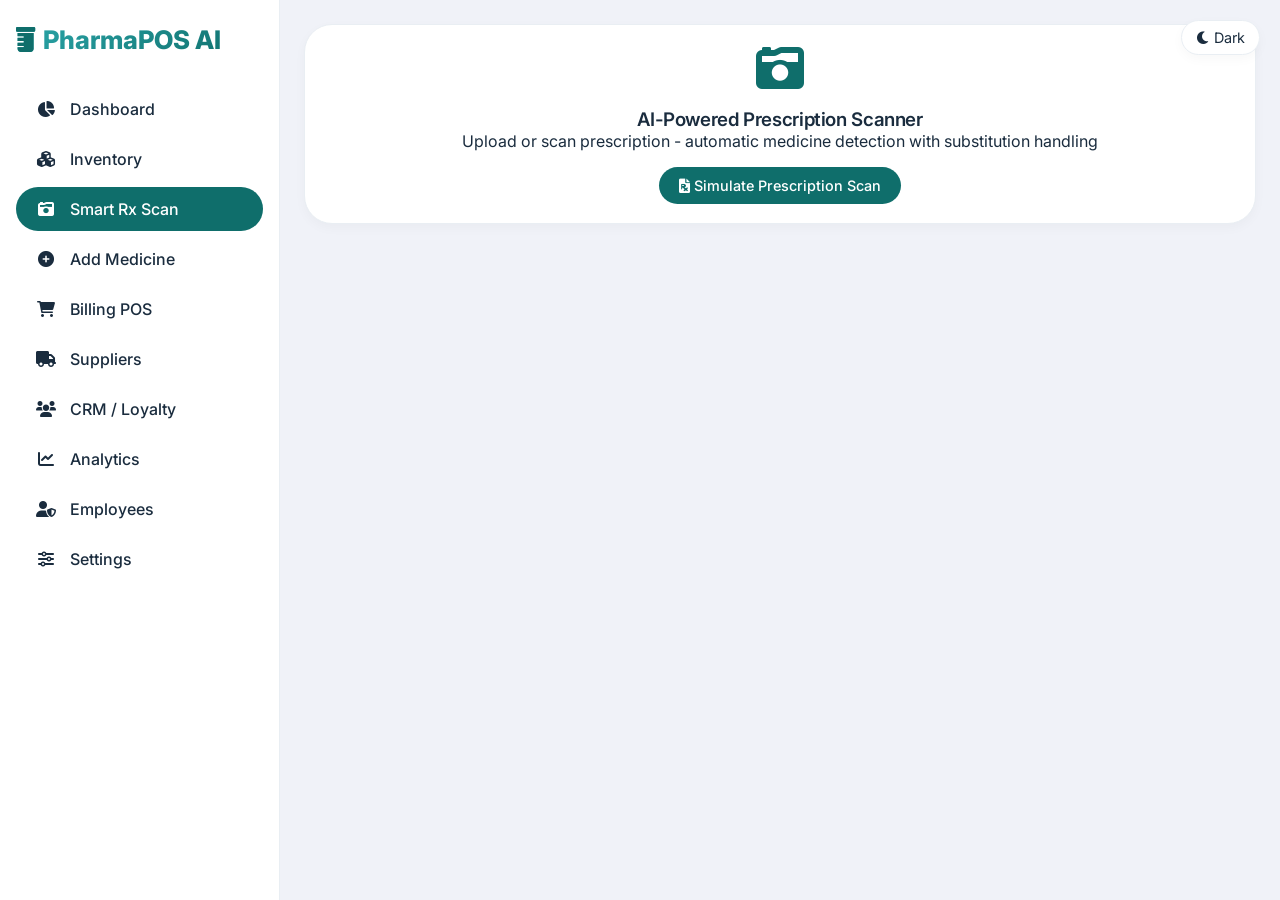
<file: prescription-scanner.html>
<!DOCTYPE html>
<html lang="en">
<head>
    <meta charset="UTF-8">
    <meta name="viewport" content="width=device-width, initial-scale=1.0">
    <title>Smart Prescription Scanner | PharmaPOS AI</title>
    <link rel="stylesheet" href="https://cdnjs.cloudflare.com/ajax/libs/font-awesome/6.0.0-beta3/css/all.min.css">
    <link href="https://fonts.googleapis.com/css2?family=Inter:opsz,wght@14..32,300;400;500;600;700;800&display=swap" rel="stylesheet">
    <link rel="stylesheet" href="css/styles.css">
</head>
<body>
    <div class="app-wrapper">
        <aside class="sidebar">
            <div class="logo"><i class="fas fa-prescription-bottle"></i> PharmaPOS AI</div>
            <nav>
                <a href="dashboard.html" class="nav-item"> <i class="fas fa-chart-pie"></i> Dashboard</a>
                <a href="inventory.html" class="nav-item"> <i class="fas fa-cubes"></i> Inventory</a>
                <a href="prescription-scanner.html" class="nav-item active"> <i class="fas fa-camera-retro"> </i>Smart Rx Scan</a>
                <a href="add-medicine.html" class="nav-item"> <i class="fas fa-plus-circle"></i>  Add Medicine</a>   <!-- REMOVED active -->
                <a href="billing.html" class="nav-item"> <i class="fas fa-shopping-cart"></i> Billing POS</a>
                <a href="suppliers.html" class="nav-item"> <i class="fas fa-truck"></i> Suppliers</a>
                <a href="customers.html" class="nav-item"> <i class="fas fa-users"></i> CRM / Loyalty</a>
                <a href="reports.html" class="nav-item">  <i class="fas fa-chart-line"></i>  Analytics</a>
                <a href="employees.html" class="nav-item"> <i class="fas fa-user-shield"></i> Employees</a>
                <a href="settings.html" class="nav-item"> <i class="fas fa-sliders-h"></i> Settings</a>
            </nav>
        </aside>

        <main class="main-content">
            <div class="card text-center" style="text-align: center;">
                <i class="fas fa-camera-retro" style="font-size: 3rem; color: var(--primary); margin-bottom: 1rem;"></i>
                <h3>AI-Powered Prescription Scanner</h3>
                <p>Upload or scan prescription - automatic medicine detection with substitution handling</p>
                <button id="simulateRxBtn" style="margin-top: 1rem;"><i class="fas fa-file-prescription"></i> Simulate Prescription Scan</button>
            </div>
            
            <div class="card" id="detectedMedsCard" style="display: none;">
                <h3><i class="fas fa-list-check"></i> Detected Medicines</h3>
                <div id="detectedList"></div>
                <button id="addDetectedToCartBtn" class="btn"><i class="fas fa-cart-plus"></i> Add All to Cart (with Substitution)</button>
            </div>
        </main>

       <!-- Bottom Navigation (mobile) updated -->
      <div class="bottom-nav">
        <!-- First 5 (visible initially) -->
        <a href="dashboard.html" class="nav-icon"><i class="fas fa-chart-line"></i><span>Home</span></a>  
        <a href="inventory.html" class="nav-icon"><i class="fas fa-boxes"></i><span>Stock</span></a>  
        <a href="prescription-scanner.html" class="nav-icon active"><i class="fas fa-camera"></i><span>Scan Rx</span></a>
        <a href="add-medicine.html" class="nav-icon"><i class="fas fa-plus-circle"></i><span>Add Med</span></a>
        <a href="billing.html" class="nav-icon"><i class="fas fa-cash-register"></i><span>Bill</span></a>
    
        <!-- Next 5 (scroll to see) -->
        <a href="suppliers.html" class="nav-icon"><i class="fas fa-truck"></i><span>Suppliers</span></a>
        <a href="customers.html" class="nav-icon"><i class="fas fa-users"></i><span>CRM</span></a>
        <a href="reports.html" class="nav-icon"><i class="fas fa-chart-line"></i><span>Reports</span></a>
        <a href="employees.html" class="nav-icon"><i class="fas fa-user-shield"></i><span>Staff</span></a>
        <a href="settings.html" class="nav-icon"><i class="fas fa-sliders-h"></i><span>Settings</span></a>
    </div>
    </div>

    <div class="dark-toggle" id="darkModeToggle"><i class="fas fa-moon"></i> Dark</div>

    <!-- Alternative Medicine Modal -->
    <div id="altModal" class="modal">
        <div class="modal-content">
            <h3><i class="fas fa-exchange-alt"></i> Out of Stock - Alternatives</h3>
            <p id="altOriginalMed"></p>
            <div id="altListContainer"></div>
            <button id="closeAltModal" class="outline" style="margin-top: 1rem;">Cancel</button>
        </div>
    </div>

    <script src="js/app.js"></script>
    <script src="js/utils.js"></script>
    <script>
        /**
         * Prescription Scanner Module
         * Simulates OCR detection and handles out-of-stock substitution
         */
        
        let detectedMedicines = []; // Store detected medicines with quantities
        let pendingAlternativeCallback = null;
        
        // Alternative modal handlers
        function showAlternativeModal(originalMed, callback) {
            const alternatives = findAlternatives(originalMed);
            if (alternatives.length === 0) {
                alert(`No alternative found for ${originalMed.name}. Please consult pharmacist.`);
                callback(null);
                return;
            }
            
            document.getElementById("altOriginalMed").innerHTML = `<strong>${originalMed.name}</strong> is out of stock. Choose alternative:`;
            document.getElementById("altListContainer").innerHTML = alternatives.map(alt => `
                <div style="border-bottom: 1px solid var(--border); padding: 12px; display: flex; justify-content: space-between; align-items: center;">
                    <div><strong>${alt.name}</strong><br>${alt.salt} | ${formatCurrency(alt.sellingPrice)} | Stock: ${alt.stock}</div>
                    <button class="select-alt-btn" data-id="${alt.id}">Select</button>
                </div>
            `).join('');
            
            document.getElementById("altModal").classList.add("active");
            
            document.querySelectorAll(".select-alt-btn").forEach(btn => {
                btn.addEventListener("click", (e) => {
                    const altId = parseInt(btn.dataset.id);
                    const altMed = medicines.find(m => m.id === altId);
                    callback(altMed);
                    document.getElementById("altModal").classList.remove("active");
                });
            });
            
            pendingAlternativeCallback = callback;
        }
        
        document.getElementById("closeAltModal")?.addEventListener("click", () => {
            document.getElementById("altModal").classList.remove("active");
            if (pendingAlternativeCallback) pendingAlternativeCallback(null);
        });
        
        // Simulate prescription scan
        document.getElementById("simulateRxBtn")?.addEventListener("click", () => {
            // Simulated OCR result
            detectedMedicines = [
                { id: 1, name: "Crocin 650mg", qty: 2 },
                { id: 4, name: "Azithral 500", qty: 1 }
            ];
            
            const medStatuses = detectedMedicines.map(d => {
                const med = medicines.find(m => m.id === d.id);
                const inStock = med && med.stock >= d.qty;
                return { ...d, inStock, stockAvailable: med?.stock || 0 };
            });
            
            const listHtml = medStatuses.map(d => `
                <div style="padding: 10px; border-bottom: 1px solid var(--border);">
                    <strong>${d.name}</strong> x${d.qty} - 
                    ${d.inStock ? '<span class="badge-success badge">✅ In Stock</span>' : '<span class="badge-danger badge">❌ Out of Stock (Alternative available)</span>'}
                </div>
            `).join('');
            
            document.getElementById("detectedList").innerHTML = listHtml;
            document.getElementById("detectedMedsCard").style.display = "block";
        });
        
        // Add detected medicines to cart with substitution handling
        document.getElementById("addDetectedToCartBtn")?.addEventListener("click", () => {
            let processed = 0;
            
            function processNext(index) {
                if (index >= detectedMedicines.length) {
                    alert(`Added ${processed} items to cart. Please go to Billing page to complete checkout.`);
                    return;
                }
                
                const d = detectedMedicines[index];
                const med = medicines.find(m => m.id === d.id);
                
                if (!med) {
                    processNext(index + 1);
                    return;
                }
                
                if (med.stock >= d.qty) {
                    window.addToCartDirect(med.id, d.qty);
                    processed++;
                    processNext(index + 1);
                } else {
                    // Out of stock - show alternatives
                    showAlternativeModal(med, (alternative) => {
                        if (alternative) {
                            window.addToCartDirect(alternative.id, d.qty);
                            processed++;
                        } else {
                            alert(`Skipped ${med.name} - no alternative selected.`);
                        }
                        processNext(index + 1);
                    });
                }
            }
            
            processNext(0);
        });
    </script>
</body>
</html>
</file>
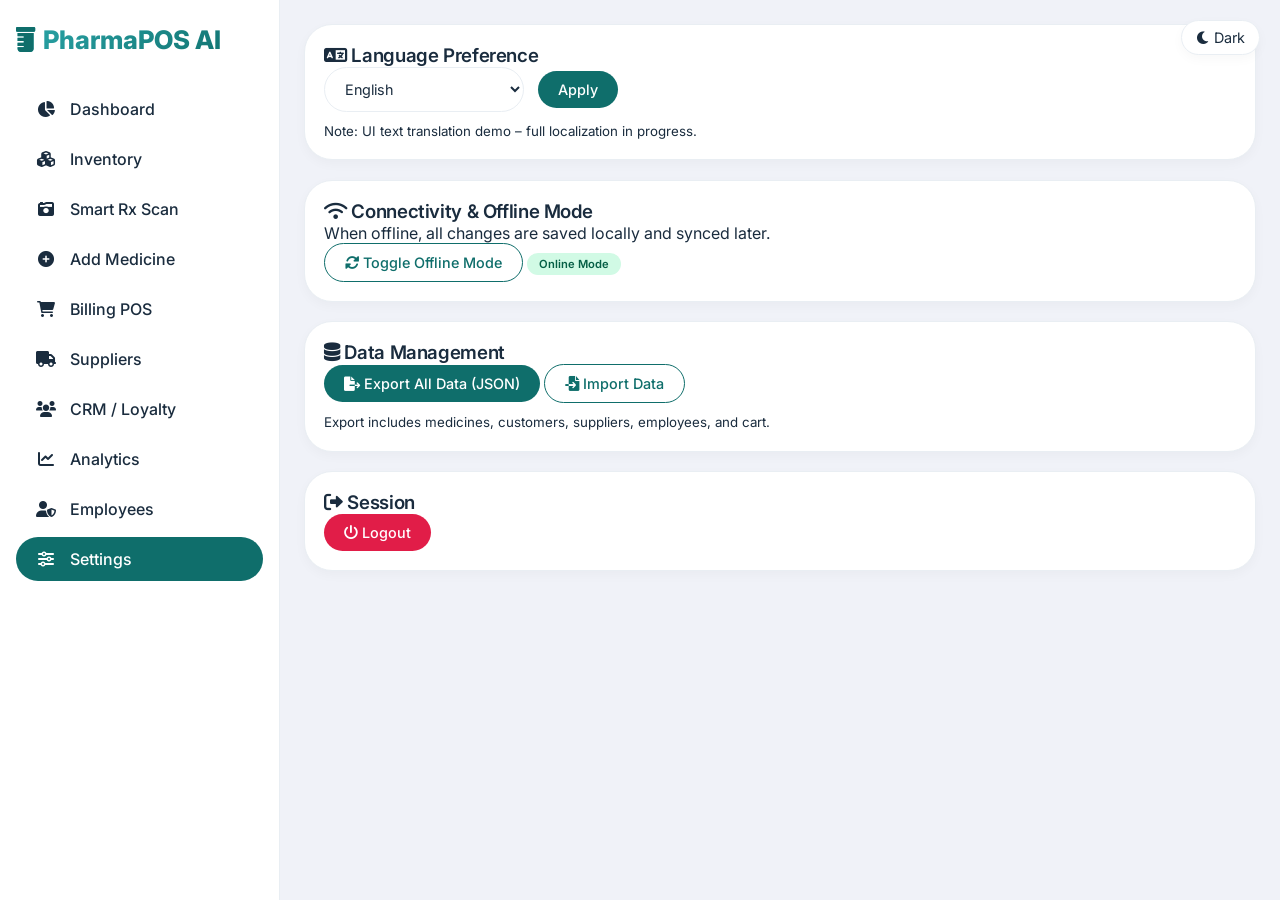
<file: settings.html>
<!DOCTYPE html>
<html lang="en">
<head>
    <meta charset="UTF-8">
    <meta name="viewport" content="width=device-width, initial-scale=1.0">
    <title>Settings | PharmaPOS AI</title>
    <link rel="stylesheet" href="https://cdnjs.cloudflare.com/ajax/libs/font-awesome/6.0.0-beta3/css/all.min.css">
    <link href="https://fonts.googleapis.com/css2?family=Inter:opsz,wght@14..32,300;400;500;600;700;800&display=swap" rel="stylesheet">
    <link rel="stylesheet" href="css/styles.css">
</head>
<body>
    <div class="app-wrapper">
        <aside class="sidebar">
            <div class="logo"><i class="fas fa-prescription-bottle"></i> PharmaPOS AI</div>
            <nav>
                <a href="dashboard.html" class="nav-item"> <i class="fas fa-chart-pie"></i> Dashboard</a>
                <a href="inventory.html" class="nav-item"> <i class="fas fa-cubes"></i> Inventory</a>
                <a href="prescription-scanner.html" class="nav-item">  <i class="fas fa-camera-retro"></i> Smart Rx Scan</a>
                <a href="add-medicine.html" class="nav-item"> <i class="fas fa-plus-circle"></i>  Add Medicine</a>
                <a href="billing.html" class="nav-item"> <i class="fas fa-shopping-cart"></i> Billing POS</a>
                <a href="suppliers.html" class="nav-item"> <i class="fas fa-truck"></i> Suppliers</a>
                <a href="customers.html" class="nav-item">  <i class="fas fa-users"></i> CRM / Loyalty</a>
                <a href="reports.html" class="nav-item"> <i class="fas fa-chart-line"></i> Analytics</a>
                <a href="employees.html" class="nav-item"> <i class="fas fa-user-shield"></i> Employees</a>
                <a href="settings.html" class="nav-item active"> <i class="fas fa-sliders-h"></i> Settings</a> 
            </nav>
        </aside>

        <main class="main-content">
            <div class="card">
                <h3><i class="fas fa-language"></i> Language Preference</h3>
                <select id="langSelect" style="max-width: 200px;">
                    <option value="en">English</option>
                    <option value="hi">हिन्दी (Hindi)</option>
                    <option value="mr">मराठी (Marathi)</option>
                </select>
                <button id="applyLangBtn" style="margin-left: 10px;">Apply</button>
                <p class="mt-2"><small>Note: UI text translation demo – full localization in progress.</small></p>
            </div>

            <div class="card">
                <h3><i class="fas fa-wifi"></i> Connectivity & Offline Mode</h3>
                <p>When offline, all changes are saved locally and synced later.</p>
                <button id="toggleOfflineBtn" class="outline"><i class="fas fa-sync-alt"></i> Toggle Offline Mode</button>
                <div id="offlineStatusBadge" class="badge mt-2" style="display: inline-block;"></div>
            </div>

            <div class="card">
                <h3><i class="fas fa-database"></i> Data Management</h3>
                <button id="exportDataBtn"><i class="fas fa-file-export"></i> Export All Data (JSON)</button>
                <button id="importDataBtn" class="outline"><i class="fas fa-file-import"></i> Import Data</button>
                <p class="mt-2"><small>Export includes medicines, customers, suppliers, employees, and cart.</small></p>
            </div>

            <div class="card">
                <h3><i class="fas fa-sign-out-alt"></i> Session</h3>
                <button id="logoutBtn" class="danger"><i class="fas fa-power-off"></i> Logout</button>
            </div>
        </main>

       <!-- Bottom Navigation (mobile) updated -->
       <div class="bottom-nav">
        <!-- First 5 (visible initially) -->
        <a href="dashboard.html" class="nav-icon"><i class="fas fa-chart-line"></i><span>Home</span></a>
        <a href="inventory.html" class="nav-icon"><i class="fas fa-boxes"></i><span>Stock</span></a>
        <a href="prescription-scanner.html" class="nav-icon"><i class="fas fa-camera"></i><span>Scan Rx</span></a>
        <a href="add-medicine.html" class="nav-icon"><i class="fas fa-plus-circle"></i><span>Add Med</span></a>
        <a href="billing.html" class="nav-icon"><i class="fas fa-cash-register"></i><span>Bill</span></a>
    
        <!-- Next 5 (scroll to see) -->
        <a href="suppliers.html" class="nav-icon"><i class="fas fa-truck"></i><span>Suppliers</span></a>
        <a href="customers.html" class="nav-icon"><i class="fas fa-users"></i><span>CRM</span></a>
        <a href="reports.html" class="nav-icon"><i class="fas fa-chart-line"></i><span>Reports</span></a>
        <a href="employees.html" class="nav-icon"><i class="fas fa-user-shield"></i><span>Staff</span></a>
        <a href="settings.html" class="nav-icon active"><i class="fas fa-sliders-h"></i><span>Settings</span></a>
    </div>
    </div>

    <div class="dark-toggle" id="darkModeToggle"><i class="fas fa-moon"></i> Dark</div>

    <script src="js/app.js"></script>
    <script src="js/utils.js"></script>
    <script>
        /**
         * Settings Module
         * Handles language, offline mode toggling, data import/export, logout.
         */

        function updateOfflineBadge() {
            const badge = document.getElementById('offlineStatusBadge');
            if (badge) {
                badge.innerText = window.offlineMode ? 'Offline Mode ACTIVE' : 'Online Mode';
                badge.className = window.offlineMode ? 'badge badge-warning mt-2' : 'badge badge-success mt-2';
            }
        }

        // Language
        document.getElementById('applyLangBtn')?.addEventListener('click', () => {
            const newLang = document.getElementById('langSelect').value;
            window.language = newLang;
            window.saveAppState();
            alert(`Language set to ${newLang.toUpperCase()}. Refresh pages to see changes.`);
        });

        // Offline mode toggle
        document.getElementById('toggleOfflineBtn')?.addEventListener('click', () => {
            window.offlineMode = !window.offlineMode;
            window.saveAppState();
            updateOfflineBadge();
            alert(`Offline mode is now ${window.offlineMode ? 'ON' : 'OFF'}.`);
        });

        // Export all data as JSON
        document.getElementById('exportDataBtn')?.addEventListener('click', () => {
            const exportData = {
                medicines: window.medicines,
                customersList: window.customersList,
                suppliers: window.suppliers,
                employees: window.employees,
                cart: window.cart,
                settings: { language: window.language, offlineMode: window.offlineMode }
            };
            const jsonStr = JSON.stringify(exportData, null, 2);
            const blob = new Blob([jsonStr], { type: 'application/json' });
            const url = URL.createObjectURL(blob);
            const a = document.createElement('a');
            a.href = url;
            a.download = `pharmapos_backup_${new Date().toISOString().slice(0,19)}.json`;
            a.click();
            URL.revokeObjectURL(url);
        });

        // Import data (simplified – user selects file)
        document.getElementById('importDataBtn')?.addEventListener('click', () => {
            const input = document.createElement('input');
            input.type = 'file';
            input.accept = 'application/json';
            input.onchange = (e) => {
                const file = e.target.files[0];
                if (!file) return;
                const reader = new FileReader();
                reader.onload = (ev) => {
                    try {
                        const imported = JSON.parse(ev.target.result);
                        if (imported.medicines) window.medicines = imported.medicines;
                        if (imported.customersList) window.customersList = imported.customersList;
                        if (imported.suppliers) window.suppliers = imported.suppliers;
                        if (imported.employees) window.employees = imported.employees;
                        if (imported.cart) window.cart = imported.cart;
                        window.saveAppState();
                        alert('Data imported successfully! Refresh the page to see changes.');
                        window.location.reload();
                    } catch (err) {
                        alert('Invalid JSON file.');
                    }
                };
                reader.readAsText(file);
            };
            input.click();
        });

        // Logout
        document.getElementById('logoutBtn')?.addEventListener('click', () => {
            if (confirm('Are you sure you want to logout?')) {
                localStorage.removeItem('pharmapos_user_role');
                localStorage.removeItem('pharmapos_username');
                window.location.href = 'index.html';
            }
        });

        // Initial badge update
        updateOfflineBadge();
    </script>
</body>
</html>
</file>
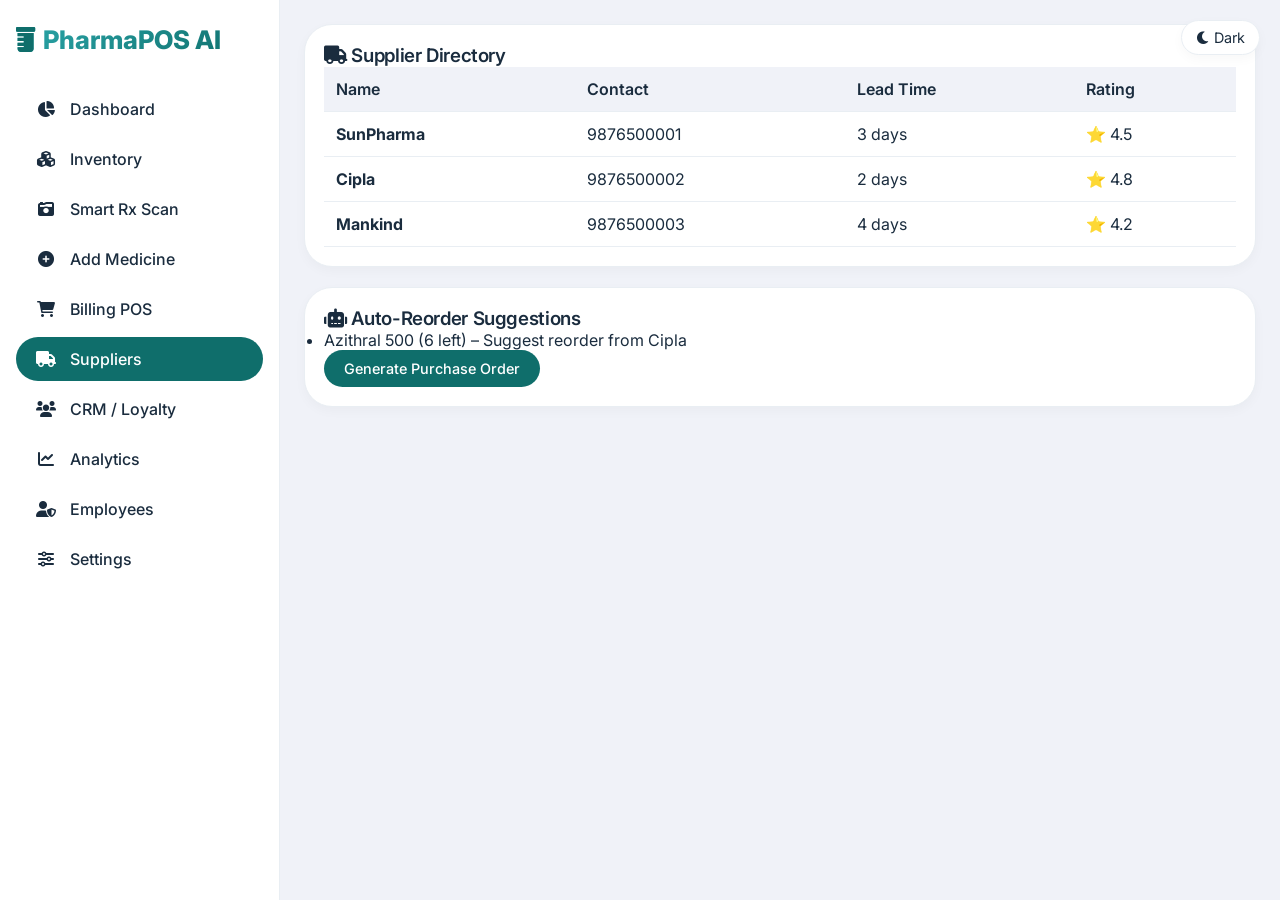
<file: suppliers.html>
<!DOCTYPE html>
<html lang="en">
<head>
    <meta charset="UTF-8">
    <meta name="viewport" content="width=device-width, initial-scale=1.0">
    <title>Suppliers | PharmaPOS AI</title>
    <link rel="stylesheet" href="https://cdnjs.cloudflare.com/ajax/libs/font-awesome/6.0.0-beta3/css/all.min.css">
    <link href="https://fonts.googleapis.com/css2?family=Inter:opsz,wght@14..32,300;400;500;600;700;800&display=swap" rel="stylesheet">
    <link rel="stylesheet" href="css/styles.css">
</head>
<body>
    <div class="app-wrapper">
        <aside class="sidebar">
            <div class="logo"><i class="fas fa-prescription-bottle"></i> PharmaPOS AI</div>
            <nav>
                <a href="dashboard.html" class="nav-item"> <i class="fas fa-chart-pie"></i> Dashboard</a>
                <a href="inventory.html" class="nav-item"> <i class="fas fa-cubes"></i> Inventory</a>
                <a href="prescription-scanner.html" class="nav-item"> <i class="fas fa-camera-retro"></i> Smart Rx Scan</a>
                <a href="add-medicine.html" class="nav-item"> <i class="fas fa-plus-circle"></i>  Add Medicine</a>   <!-- REMOVED active -->
                <a href="billing.html" class="nav-item"> <i class="fas fa-shopping-cart"></i> Billing POS</a>
                <a href="suppliers.html" class="nav-item active"> <i class="fas fa-truck"></i> Suppliers</a>
                <a href="customers.html" class="nav-item"> <i class="fas fa-users"></i> CRM / Loyalty</a>
                <a href="reports.html" class="nav-item"> <i class="fas fa-chart-line"></i> Analytics</a>
                <a href="employees.html" class="nav-item"> <i class="fas fa-user-shield"></i> Employees</a>
                <a href="settings.html" class="nav-item"> <i class="fas fa-sliders-h"></i> Settings</a>
            </nav>
        </aside>

        <main class="main-content">
            <div class="card">
                <h3><i class="fas fa-truck"></i> Supplier Directory</h3>
                <table class="data-table">
                    <thead><tr><th>Name</th><th>Contact</th><th>Lead Time</th><th>Rating</th></tr></thead>
                    <tbody id="supplierTableBody"></tbody>
                </table>
            </div>

            <div class="card">
                <h3><i class="fas fa-robot"></i> Auto-Reorder Suggestions</h3>
                <div id="lowStockSuggestions"></div>
                <button id="generatePOBtn">Generate Purchase Order</button>
            </div>
        </main>

       <!-- Bottom Navigation (mobile) updated -->
       <div class="bottom-nav">
        <!-- First 5 (visible initially) -->
        <a href="dashboard.html" class="nav-icon"><i class="fas fa-chart-line"></i><span>Home</span></a>
        <a href="inventory.html" class="nav-icon"><i class="fas fa-boxes"></i><span>Stock</span></a>
        <a href="prescription-scanner.html" class="nav-icon"><i class="fas fa-camera"></i><span>Scan Rx</span></a>
        <a href="add-medicine.html" class="nav-icon"><i class="fas fa-plus-circle"></i><span>Add Med</span></a>
        <a href="billing.html" class="nav-icon"><i class="fas fa-cash-register"></i><span>Bill</span></a>
    
        <!-- Next 5 (scroll to see) -->
        <a href="suppliers.html" class="nav-icon active"><i class="fas fa-truck"></i><span>Suppliers</span></a>
        <a href="customers.html" class="nav-icon"><i class="fas fa-users"></i><span>CRM</span></a>
        <a href="reports.html" class="nav-icon"><i class="fas fa-chart-line"></i><span>Reports</span></a>
        <a href="employees.html" class="nav-icon"><i class="fas fa-user-shield"></i><span>Staff</span></a>
        <a href="settings.html" class="nav-icon"><i class="fas fa-sliders-h"></i><span>Settings</span></a>
    </div>
    </div>

    <div class="dark-toggle" id="darkModeToggle"><i class="fas fa-moon"></i> Dark</div>

    <script src="js/app.js"></script>
    <script src="js/utils.js"></script>
    <script>
        function renderSuppliers() {
            const html = suppliers.map(s => `
                <tr>
                    <td><strong>${s.name}</strong></td>
                    <td>${s.contact}</td>
                    <td>${s.leadTime} days</td>
                    <td>⭐ ${s.rating}</td>
                </tr>
            `).join('');
            document.getElementById('supplierTableBody').innerHTML = html;
        }

        function renderReorderSuggestions() {
            const lowStockMeds = medicines.filter(m => m.stock < 10 && m.stock > 0);
            if (lowStockMeds.length === 0) {
                document.getElementById('lowStockSuggestions').innerHTML = '<p>✅ No low stock items. All good!</p>';
                return;
            }
            const list = lowStockMeds.map(m => `<li>${m.name} (${m.stock} left) – Suggest reorder from ${m.supplier || 'default supplier'}</li>`).join('');
            document.getElementById('lowStockSuggestions').innerHTML = `<ul>${list}</ul>`;
        }

        document.getElementById('generatePOBtn')?.addEventListener('click', () => {
            alert('Purchase Order generated for low-stock items. (Demo)');
        });

        renderSuppliers();
        renderReorderSuggestions();
    </script>
</body>
</html>
</file>
<file: css/styles.css>
/* ============================================
   PharmaPOS AI - Enterprise Pharmacy Suite
   Global Styles & Design System
   Author: Professional Dev Team
   Description: Shared styles across all pages
   ============================================ */

/* CSS Variables (Light Theme Default) */
:root {
    --bg: #f0f2f8;
    --card: #ffffff;
    --text: #1a2c3e;
    --text-secondary: #5a6e7c;
    --primary: #0f6e6b;
    --primary-dark: #0a5250;
    --primary-light: #2aa5a8;
    --danger: #e11d48;
    --warning: #f59e0b;
    --success: #10b981;
    --sidebar: #ffffff;
    --border: #e9eef3;
    --shadow-sm: 0 4px 12px rgba(0, 0, 0, 0.03);
    --shadow-md: 0 8px 24px rgba(0, 0, 0, 0.08);
    --radius-card: 28px;
    --radius-btn: 50px;
    --radius-input: 48px;
}

/* Dark Theme Override */
body.dark {
    --bg: #121826;
    --card: #1e293b;
    --text: #eef2ff;
    --text-secondary: #94a3b8;
    --primary: #2aa5a8;
    --sidebar: #0f172a;
    --border: #334155;
    --shadow-sm: 0 4px 12px rgba(0, 0, 0, 0.2);
}

/* Reset & Base */
* {
    margin: 0;
    padding: 0;
    box-sizing: border-box;
    font-family: 'Inter', sans-serif;
}

body {
    background: var(--bg);
    color: var(--text);
    transition: background 0.2s, color 0.2s;
    height: 100vh;
    overflow: hidden;
}

/* Typography */
h1, h2, h3, h4 {
    font-weight: 600;
    letter-spacing: -0.02em;
}

/* App Layout */
.app-wrapper {
    display: flex;
    width: 100%;
    height: 100vh;
    overflow: hidden;
}

/* Sidebar (Desktop) */
.sidebar {
    width: 280px;
    background: var(--sidebar);
    border-right: 1px solid var(--border);
    padding: 1.5rem 1rem;
    overflow-y: auto;
    flex-shrink: 0;
    transition: all 0.2s;
}

.logo {
    font-size: 1.6rem;
    font-weight: 800;
    background: linear-gradient(135deg, var(--primary-light), var(--primary));
    -webkit-background-clip: text;
    background-clip: text;
    color: transparent;
    margin-bottom: 2rem;
    display: flex;
    align-items: center;
    gap: 8px;
}

.logo i {
    color: var(--primary);
    background: none;
    -webkit-background-clip: unset;
    background-clip: unset;
}

.nav-item {
    display: flex;
    align-items: center;
    gap: 12px;
    padding: 12px 18px;
    margin: 6px 0;
    border-radius: 40px;
    cursor: pointer;
    transition: 0.2s;
    color: var(--text);
    font-weight: 500;
    text-decoration: none;
}

.nav-item:hover,
.nav-item.active {
    background: var(--primary);
    color: white;
}

.nav-item i {
    width: 24px;
    text-align: center;
}

/* Main Content Area */
.main-content {
    flex: 1;
    padding: 1.5rem;
    overflow-y: auto;
    height: 100vh;
}

/* Bottom Navigation (Mobile) */
/* Bottom Navigation (Mobile) - horizontally scrollable, 5 items visible */
.bottom-nav {
    display: none;
    position: fixed;
    bottom: 0;
    left: 0;
    right: 0;
    background: var(--card);
    border-top: 1px solid var(--border);
    z-index: 200;
    overflow-x: auto;
    overflow-y: hidden;
    white-space: nowrap;
    -webkit-overflow-scrolling: touch;
    scroll-snap-type: x mandatory;
    padding: 0.5rem 0;
    gap: 0;
    scrollbar-width: thin;
}

/* each icon takes exactly 20% width → 5 visible */
.bottom-nav .nav-icon {
    flex: 0 0 20%;
    text-align: center;
    display: inline-flex;
    flex-direction: column;
    align-items: center;
    justify-content: center;
    font-size: 0.75rem;
    color: var(--text);
    text-decoration: none;
    padding: 0.5rem 0;
    transition: 0.1s;
    scroll-snap-align: start;
    white-space: normal;
}

.bottom-nav .nav-icon i {
    font-size: 1.3rem;
    margin-bottom: 4px;
}

.bottom-nav .nav-icon span {
    font-size: 0.7rem;
}

.bottom-nav .nav-icon.active {
    color: var(--primary);
    font-weight: 600;
    border-bottom: 2px solid var(--primary);
}

/* optional scrollbar styling (keeps usability but thin) */
.bottom-nav::-webkit-scrollbar {
    height: 3px;
}
.bottom-nav::-webkit-scrollbar-track {
    background: var(--border);
}
.bottom-nav::-webkit-scrollbar-thumb {
    background: var(--primary);
    border-radius: 3px;
}

@media (max-width: 768px) {
    .sidebar {
        display: none;
    }
    .main-content {
        padding-bottom: 110px;   /* increased from 80px to prevent bottom nav overlap */
    }
    .bottom-nav {
        display: flex;
    }
    /* Add extra margin to the last card so it doesn't hide behind bottom nav */
    .card:last-child {
        margin-bottom: 20px;
    }
}

/* Card Component */
.card {
    background: var(--card);
    border-radius: var(--radius-card);
    padding: 1.2rem;
    margin-bottom: 1.2rem;
    box-shadow: var(--shadow-sm);
    border: 1px solid var(--border);
    transition: transform 0.1s ease;
}

/* Grid System */
.grid-2 { display: grid; gap: 1.2rem; grid-template-columns: repeat(2, 1fr); }
.grid-3 { display: grid; gap: 1.2rem; grid-template-columns: repeat(3, 1fr); }
.grid-4 { display: grid; gap: 1.2rem; grid-template-columns: repeat(4, 1fr); }

@media (max-width: 900px) {
    .grid-2, .grid-3, .grid-4 { grid-template-columns: 1fr; }
}

/* Buttons */
button, .btn {
    background: var(--primary);
    color: white;
    border: none;
    padding: 10px 20px;
    border-radius: var(--radius-btn);
    font-weight: 500;
    cursor: pointer;
    transition: all 0.2s;
    font-size: 0.9rem;
}

button:hover, .btn:hover {
    background: var(--primary-dark);
    transform: translateY(-1px);
}

button.outline, .btn-outline {
    background: transparent;
    border: 1px solid var(--primary);
    color: var(--primary);
}

button.outline:hover, .btn-outline:hover {
    background: var(--primary);
    color: white;
}

button.danger {
    background: var(--danger);
}

/* Form Inputs */
input, select, textarea {
    background: var(--card);
    border: 1px solid var(--border);
    padding: 12px 16px;
    border-radius: var(--radius-input);
    color: var(--text);
    width: 100%;
    font-size: 0.9rem;
    transition: border 0.2s;
}

input:focus, select:focus {
    outline: none;
    border-color: var(--primary);
}

/* Badges */
.badge {
    padding: 4px 12px;
    border-radius: 30px;
    font-size: 0.7rem;
    font-weight: 600;
    display: inline-block;
}
.badge-success { background: #d1fae5; color: #065f46; }
.badge-warning { background: #fed7aa; color: #9a3412; }
.badge-danger { background: #ffe4e6; color: #be123c; }

/* Stock Status Colors */
.stock-green { color: var(--success); font-weight: 600; }
.stock-orange { color: var(--warning); font-weight: 600; }
.stock-red { color: var(--danger); font-weight: 600; }

/* Search Bar */
.search-bar {
    display: flex;
    gap: 8px;
    margin-bottom: 1rem;
}

.search-bar input {
    flex: 1;
}

/* Floating Action Button */
.floating-actions {
    position: fixed;
    bottom: 90px;
    right: 20px;
    display: flex;
    flex-direction: column;
    gap: 12px;
    z-index: 300;
}

.fab {
    width: 52px;
    height: 52px;
    border-radius: 30px;
    background: var(--primary);
    color: white;
    display: flex;
    align-items: center;
    justify-content: center;
    box-shadow: var(--shadow-md);
    cursor: pointer;
    font-size: 1.4rem;
    transition: transform 0.2s;
}

.fab:hover {
    transform: scale(1.05);
}

/* Modals */
.modal {
    position: fixed;
    top: 0;
    left: 0;
    width: 100%;
    height: 100%;
    background: rgba(0, 0, 0, 0.6);
    display: flex;
    align-items: center;
    justify-content: center;
    z-index: 4000;
    visibility: hidden;
    opacity: 0;
    transition: 0.2s;
}

.modal.active {
    visibility: visible;
    opacity: 1;
}

.modal-content {
    background: var(--card);
    max-width: 500px;
    width: 90%;
    border-radius: 32px;
    padding: 1.8rem;
    max-height: 80vh;
    overflow-y: auto;
}

/* Dark Mode Toggle Button */
.dark-toggle {
    position: fixed;
    top: 20px;
    right: 20px;
    background: var(--card);
    border-radius: 40px;
    padding: 8px 14px;
    cursor: pointer;
    z-index: 500;
    font-size: 0.9rem;
    box-shadow: var(--shadow-sm);
    border: 1px solid var(--border);
}

@media (max-width: 768px) {
    .dark-toggle {
        top: auto;
        bottom: 80px;
        right: 20px;
    }
}

/* Tables */
.data-table {
    width: 100%;
    border-collapse: collapse;
}

.data-table th,
.data-table td {
    padding: 12px;
    text-align: left;
    border-bottom: 1px solid var(--border);
}

.data-table th {
    font-weight: 600;
    background: var(--bg);
}

/* Utility Classes */
.text-center { text-align: center; }
.mt-2 { margin-top: 0.5rem; }
.mb-2 { margin-bottom: 0.5rem; }
.w-100 { width: 100%; }

/* Animation */
@keyframes fadeIn {
    from { opacity: 0; transform: translateY(10px); }
    to { opacity: 1; transform: translateY(0); }
}

.screen {
    animation: fadeIn 0.3s ease;
}
</file>
